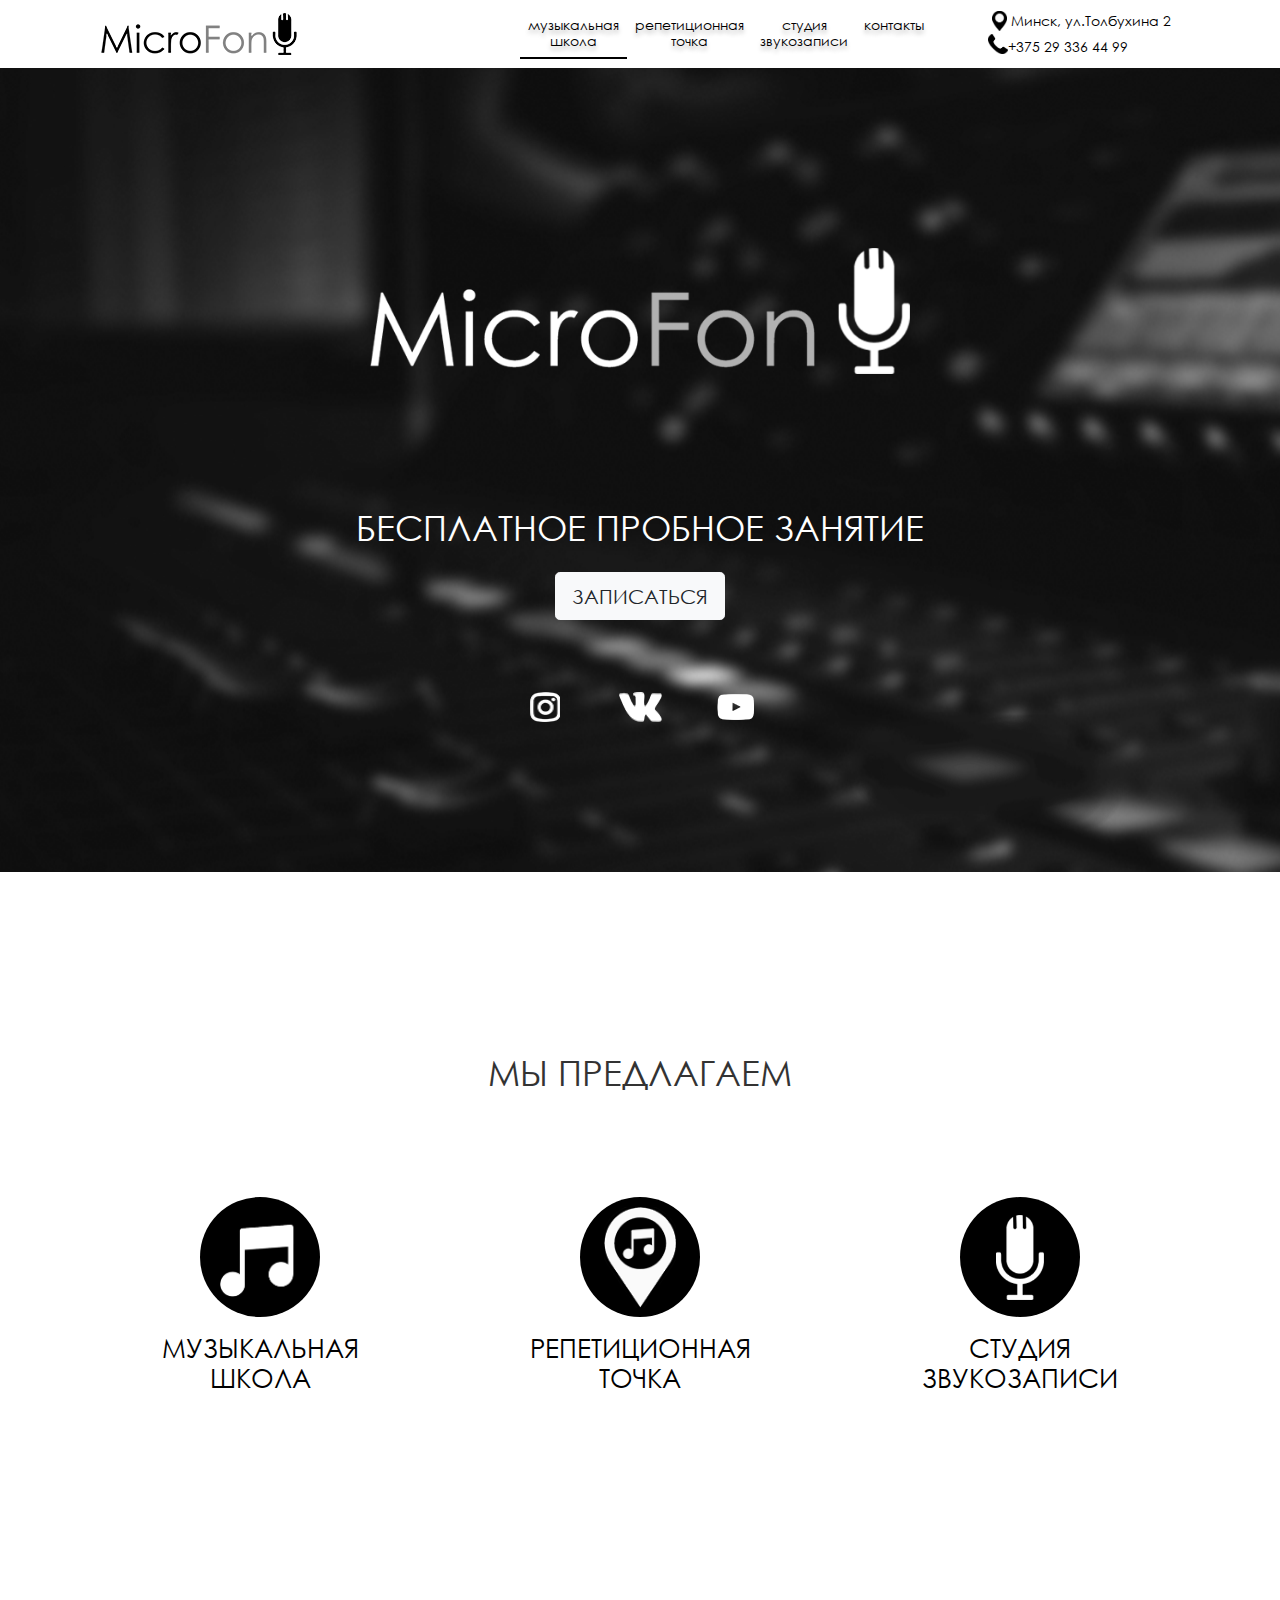
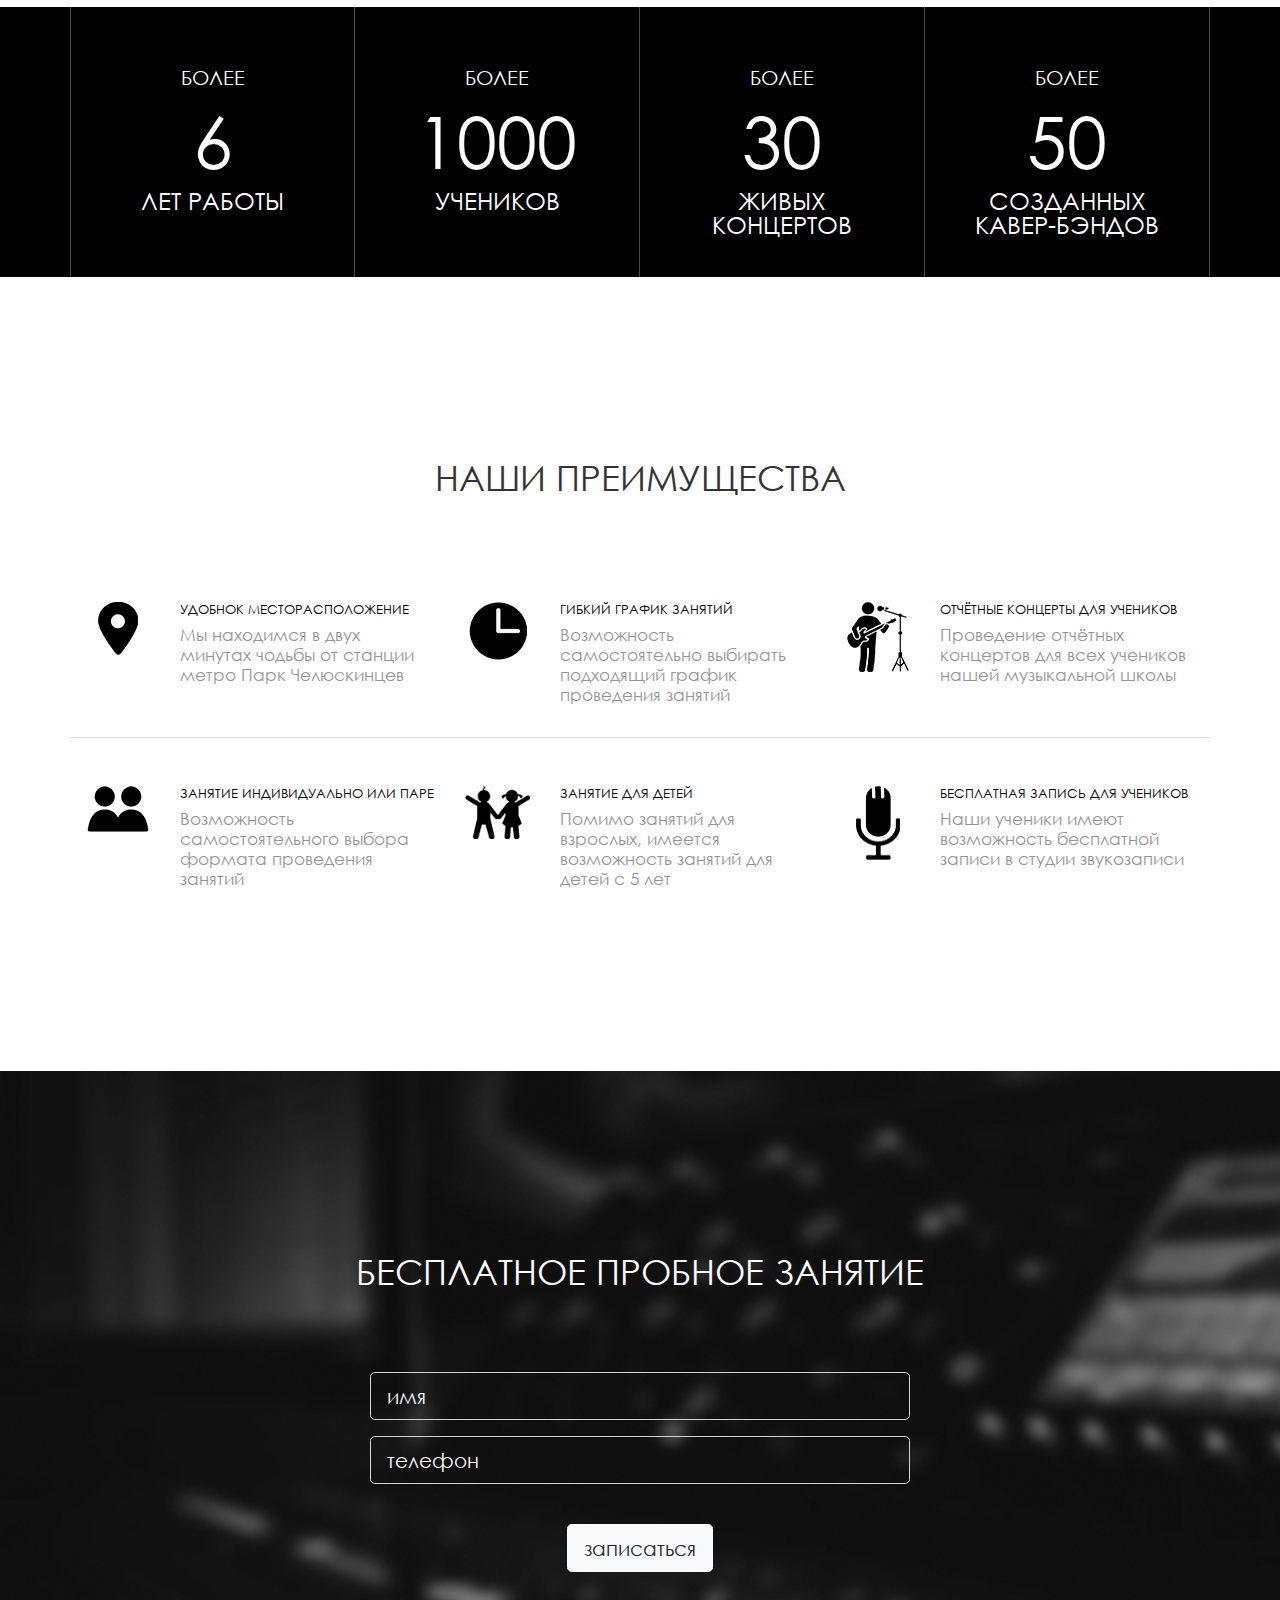
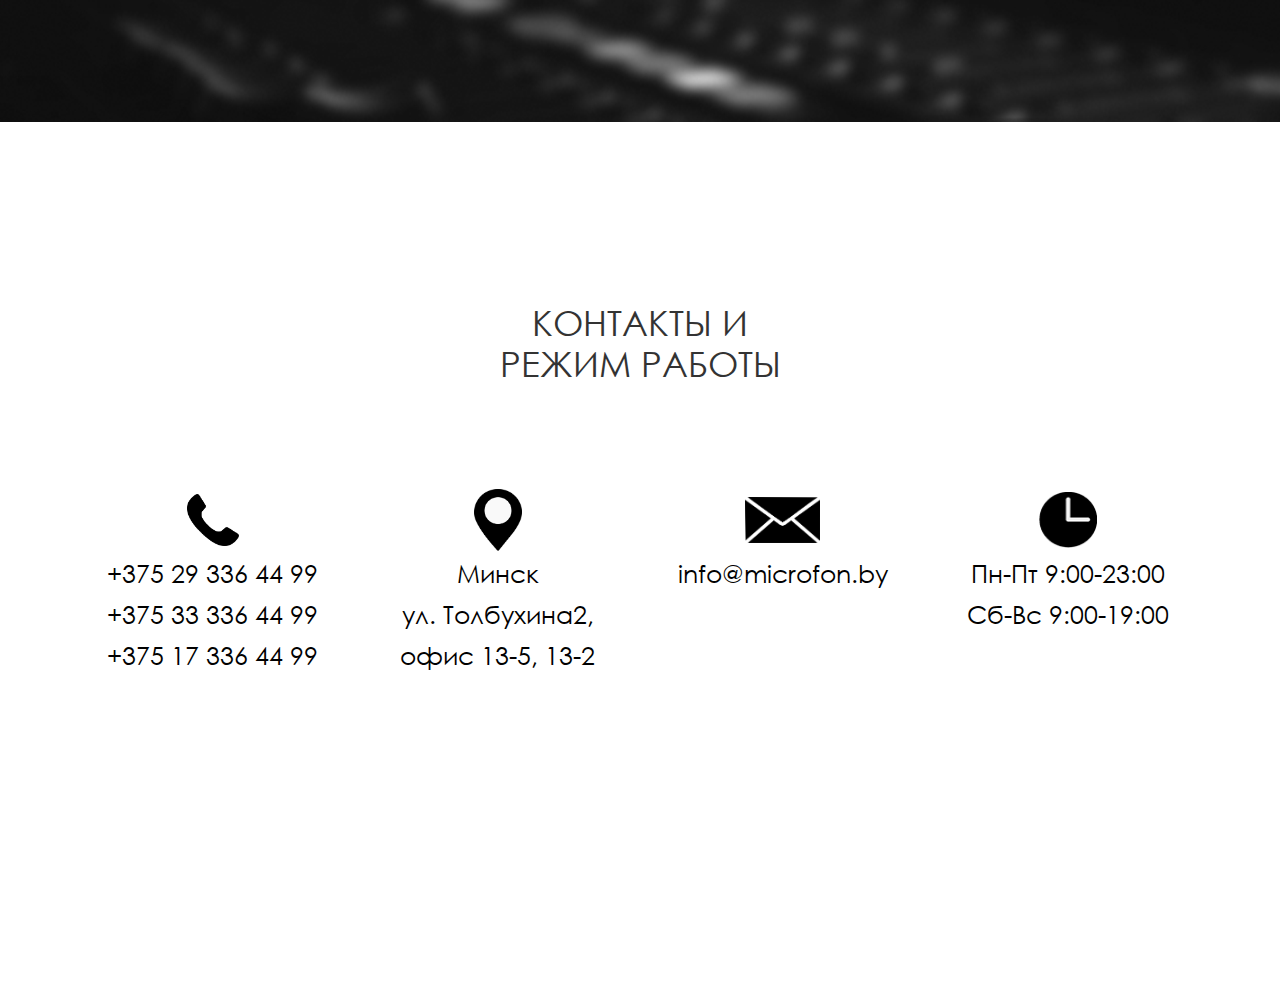
<file: html/index.html>
<!DOCTYPE html>
<html lang="en">
<head>
    <link rel="stylesheet" href="https://maxcdn.bootstrapcdn.com/bootstrap/4.0.0/css/bootstrap.min.css" integrity="sha384-Gn5384xqQ1aoWXA+058RXPxPg6fy4IWvTNh0E263XmFcJlSAwiGgFAW/dAiS6JXm" crossorigin="anonymous">
    <link rel="stylesheet" href="./../css/style.css" />
    <meta charset="UTF-8">
    <title>Title</title>
    <meta http-equiv="Content-Type" content="text/html; charset=utf-8"/>
    <meta name="viewport" content="width=device-width, initial-scale=1.0"/>
</head>
<body>
<header>
    <div class="container">
        <nav class="navbar navbar-expand-lg navbar-light">
            <div class="navbar-brand" >
                <img src="./../images/logo.png" class="d-inline-block align-top" alt="">
            </div>
            <button class="navbar-toggler" type="button" data-toggle="collapse" data-target="#navbarNavDropdown" aria-controls="navbarNavDropdown" aria-expanded="false" aria-label="Toggle navigation">
                <span class="navbar-toggler-icon"></span>
            </button>
            <div class="collapse navbar-collapse my-lg-0" id="navbarNavDropdown">
                <ul class="navbar-nav ml-auto">
                    <li class="nav-itemml active">
                        <a class="nav-link" href="#">музыкальная<br />школа</a>
                    </li>
                    <li class="nav-item">
                        <a class="nav-link" href="#">репетиционная<br />точка</a>
                    </li>
                    <li class="nav-item">
                        <a class="nav-link text-center" href="#">студия<br />звукозаписи</a>
                    </li>
                    <li class="nav-item">
                        <a class="nav-link text-center" href="#">контакты</a>
                    </li>
                </ul>

                <div class="nav-info pl-lg-5">
                    <div class="row mr-2 ml-2 ">
                        <samp class="element_location-info "></samp>
                        <address>Минск, ул.Толбухина 2</address>
                    </div>
                    <div class="row mr-2 ml-2">
                        <samp class="element_phone-info"></samp>
                        <p>+375 29 336 44 99</p>
                    </div>
                </div>
                </div>
            </div>
        </nav>
    </div>
</header>

<section id="main" class="indent">
    <div class="container">
        <div class="row justify-content-center logo">
            <div class="col-10 col-md-8 col-lg-6">
                <img class="img-fluid" src="./../images/white_logo.png">
            </div>
        </div>
        <h3 class="text-uppercase text-center text-white">бесплатное пробное занятие</h3>
        <div class="row justify-content-center pb-4">
            <a type="button" class="btn btn-light btn-lg text-uppercase text-body mb-5 mt-3" href="#form">записаться</a>
        </div>
        <div class="row justify-content-center">
            <div class="col-3 col-md-2 col-lg-1">
                <a href="https://instagram.com" target="_blank">
                    <span class="element_instagram"></span>
                </a>
            </div>
            <div class="col-3 col-md-2 col-lg-1">
                <a href="https://vk.com" target="_blank">
                    <span class="element_vk"></span>
                </a>
            </div>
            <div class="col-3 col-md-2 col-lg-1">
                <a href="https://youtube.com" target="_blank">
                    <span class="element_youtube"></span>
                </a>
            </div>
        </div>
    </div>
</section>

<section id="we_offer" class="indent">
    <div class="container text-uppercase text-center">
        <h3 class="pb-5">мы предлагаем</h3>
        <div class="row justify-content-center pt-5 mb-5">
            <div class="col">
                <div class="round_black_icon_muses_school mx-auto"></div>
                <p class="pt-3">музыкальная<br />школа</p>
            </div>
            <div class="col">
                <div class="round_black_icon_rehearsals mx-auto"></div>
                <p class="pt-3">репетиционная<br />точка</p>
            </div>
            <div class="col">
                <div class="round_black_icon_microfon mx-auto"></div>
                <p class="pt-3">студия<br />звукозаписи</p>
            </div>
        </div>
    </div>
</section>

<section id="more">
    <div class="container text-center text-white text-uppercase ">
        <div class="row justify-content-lg-center">
            <div class="border-right border-left col-3 pt-5 pb-4">
                <p class="mb-0"><small>более</small></p>
                <p class="display-3 mb-1">6</p>
                <p class="strong">лет работы</p>
            </div>
            <div class="col-3 border-right pt-5 pb-4t">
                <p class="mb-0"><small>более</small></p>
                <p class="display-3 mb-1">1000</p>
                <p class="strong">учеников</p>
            </div>
            <div class="col-3 border-right pt-5 pb-4t">
                <p class="mb-0"><small>более</small></p>
                <p class="display-3 mb-1">30</p>
                <p class="strong">живых<br />концертов</p>
            </div>
            <div class="col-3 border-right pt-5 pb-4">
                <p class="mb-0"><small>более</small></p>
                <p class="display-3 mb-1">50</p>
                <p class="strong">созданных<br />кавер-бэндов</p>
            </div>
        </div>
    </div>
</section>

<section id="advantages" class="indent">
    <div class="container ">
        <h3 class="text-uppercase text-center pb-5">наши преимущества</h3>
        <div class="row">
            <biv class="col-12 col-md-6 col-lg-4 border-bottom pt-5 pb-3">
                <div class="row">
                    <div class="col-12 col-md-3 pb-4">
                        <img class="rounded mx-auto d-block" src="./../images/locationpr.png">
                    </div>
                    <div class="col-12 col-md-9">
                        <h6 class="text-uppercase">
                            удобнок месторасположение
                        </h6>
                        <p>
                            Мы находимся в двух минутах
                            чодьбы от станции метро Парк
                            Челюскинцев
                        </p>
                    </div>
                </div>
            </biv>
            <div class="col-12 col-md-6 col-lg-4 border-bottom pt-5 pb-3">
                <div class="row">
                    <div class="col-12 col-md-3 pb-4">
                        <img class="rounded mx-auto d-block" src="./../images/time.png">
                    </div>
                    <div class="col-12 col-md-9">
                        <h6 class="text-uppercase">
                            гибкий график занятий
                        </h6>
                        <p>
                            Возможность самостоятельно
                            выбирать подходящий график
                            проведения занятий
                        </p>
                    </div>
                </div>
            </div>
            <div class="col-12 col-md-6 col-lg-4 border-bottom pt-5 pb-3">
                <div class="row">
                    <div class="col-12 col-md-3 pb-4">
                        <img class="rounded mx-auto d-block" src="./../images/CONCERTS.png">
                    </div>
                    <div class="col-12 col-md-9">
                        <h6 class="text-uppercase">
                            отчётные концерты для учеников
                        </h6>
                        <p>
                            Проведение отчётных концертов
                            для всех учеников нашей
                            музыкальной школы
                        </p>
                    </div>
                </div>
            </div>
            <div class="col-12 col-md-6 col-lg-4 border-bottom-md pt-5 pb-3">
                <div class="row">
                    <div class="col-12 col-md-3 pb-4">
                        <img class="rounded mx-auto d-block" src="./../images/group_or_ind_zan.png">
                    </div>
                    <div class="col-12 col-md-9">
                        <h6 class="text-uppercase">
                            занятие индивидуально или паре
                        </h6>
                        <p>
                            Возможность самостоятельного
                            выбора формата проведения
                            занятий
                        </p>
                    </div>
                </div>
            </div>
            <div class="col-12 col-md-6 col-lg-4 border-bottom-col pt-5 pb-3">
                <div class="row">
                    <div class="col-12 col-md-3 pb-4">
                        <img class="rounded mx-auto d-block" src="./../images/children.png">
                    </div>
                    <div class="col-12 col-md-9">
                        <h6 class="text-uppercase">
                            занятие для детей
                        </h6>
                        <p>
                            Помимо занятий для
                            взрослых, имеется
                            возможность занятий для
                            детей с 5 лет
                        </p>
                    </div>
                </div>
            </div>
            <div class="col-12 col-md-6 col-lg-4 pt-5 pb-3">
                <div class="row">
                    <div class="col-12 col-md-3 pb-4">
                        <img class="rounded mx-auto d-block" src="./../images/logo_microphone.png">
                    </div>
                    <div class="col-12 col-md-9">
                        <h6 class="text-uppercase">
                            бесплатная запись для учеников
                        </h6>
                        <p>
                            Наши ученики имеют
                            возможность бесплатной записи в
                            студии звукозаписи
                        </p>
                    </div>
                </div>
            </div>
        </div>
    </div>
</section>

<section id="form" class="indent">
    <div class="container">
        <h3 class="text-uppercase text-white text-center pb-5">бесплатное пробное занятие</h3>
        <form class="pt-4">
            <div class="form-group row">
                <div class="col-sm-6 mx-auto">
                    <input type="text" class="form-control form-control-lg text-white" placeholder="имя">
                </div>
            </div>
            <div class="form-group row">
                <div class="col-sm-6 mx-auto">
                    <input type="text" class="form-control form-control-lg text-white" placeholder="телефон">
                </div>
            </div>
            <div class="text-center pt-4">
                <button type="submit" class="btn btn-light btn-lg">записаться</button>
            </div>
        </form>
    </div>
</section>

<footer class="indent">
    <div class="container text-center">
        <h3 class="text-uppercase pb-5">контакты и<br/> режим работы</h3>

        <div class="row justify-content-center pt-5">
            <div class="col-12 col-md-6 col-lg-3">
                <div class="element_phone"></div>
                <div>
                    <p class="">
                        <a>+375 29 336 44 99</a><br/><a>+375 33 336 44 99</a><br/><a>+375 17 336 44 99</a>
                    </p>
                </div>
            </div>
            <div class="col-12 col-md-6 col-lg-3">
                <div class="element_location"></div>
                <div>
                    <address>Минск<br>ул. Толбухина2,<br>офис 13-5, 13-2</address>
                </div>
            </div>
            <div class="col-12 col-md-6 col-lg-3">
                <div class="element_mail"></div>
                <div>
                    <p>info@microfon.by</p>
                </div>
            </div>
            <div class="col-12 col-md-6 col-lg-3">
                <div class="element_working_hours"></div>
                <div>
                    <p>Пн-Пт 9:00-23:00<br/>Сб-Вс 9:00-19:00</p>
                </div>
            </div>
        </div>
    </div>
</footer>

<iframe src="https://www.google.com/maps/embed?pb=!1m18!1m12!1m3!1d2349.326585695008!2d27.612687350914392!3d53.92594153874274!2m3!1f0!2f0!3f0!3m2!1i1024!2i768!4f13.1!3m3!1m2!1s0x46dbcf035f5cbfab%3A0xb37dcb89e3c4d094!2z0YPQu9C40YbQsCDQotC-0LvQsdGD0YXQuNC90LAgMiwg0JzQuNC90YHQug!5e0!3m2!1sru!2sby!4v1578507680505!5m2!1sru!2sby" width="100%" frameborder="0" style="border:0;" allowfullscreen=""></iframe>
</body>
<script src="./../js/index.js"></script>
<script src="https://code.jquery.com/jquery-3.2.1.slim.min.js" integrity="sha384-KJ3o2DKtIkvYIK3UENzmM7KCkRr/rE9/Qpg6aAZGJwFDMVNA/GpGFF93hXpG5KkN" crossorigin="anonymous"></script>
<script src="https://cdnjs.cloudflare.com/ajax/libs/popper.js/1.12.9/umd/popper.min.js" integrity="sha384-ApNbgh9B+Y1QKtv3Rn7W3mgPxhU9K/ScQsAP7hUibX39j7fakFPskvXusvfa0b4Q" crossorigin="anonymous"></script>
<script src="https://maxcdn.bootstrapcdn.com/bootstrap/4.0.0/js/bootstrap.min.js" integrity="sha384-JZR6Spejh4U02d8jOt6vLEHfe/JQGiRRSQQxSfFWpi1MquVdAyjUar5+76PVCmYl" crossorigin="anonymous"></script>
</html>
</file>
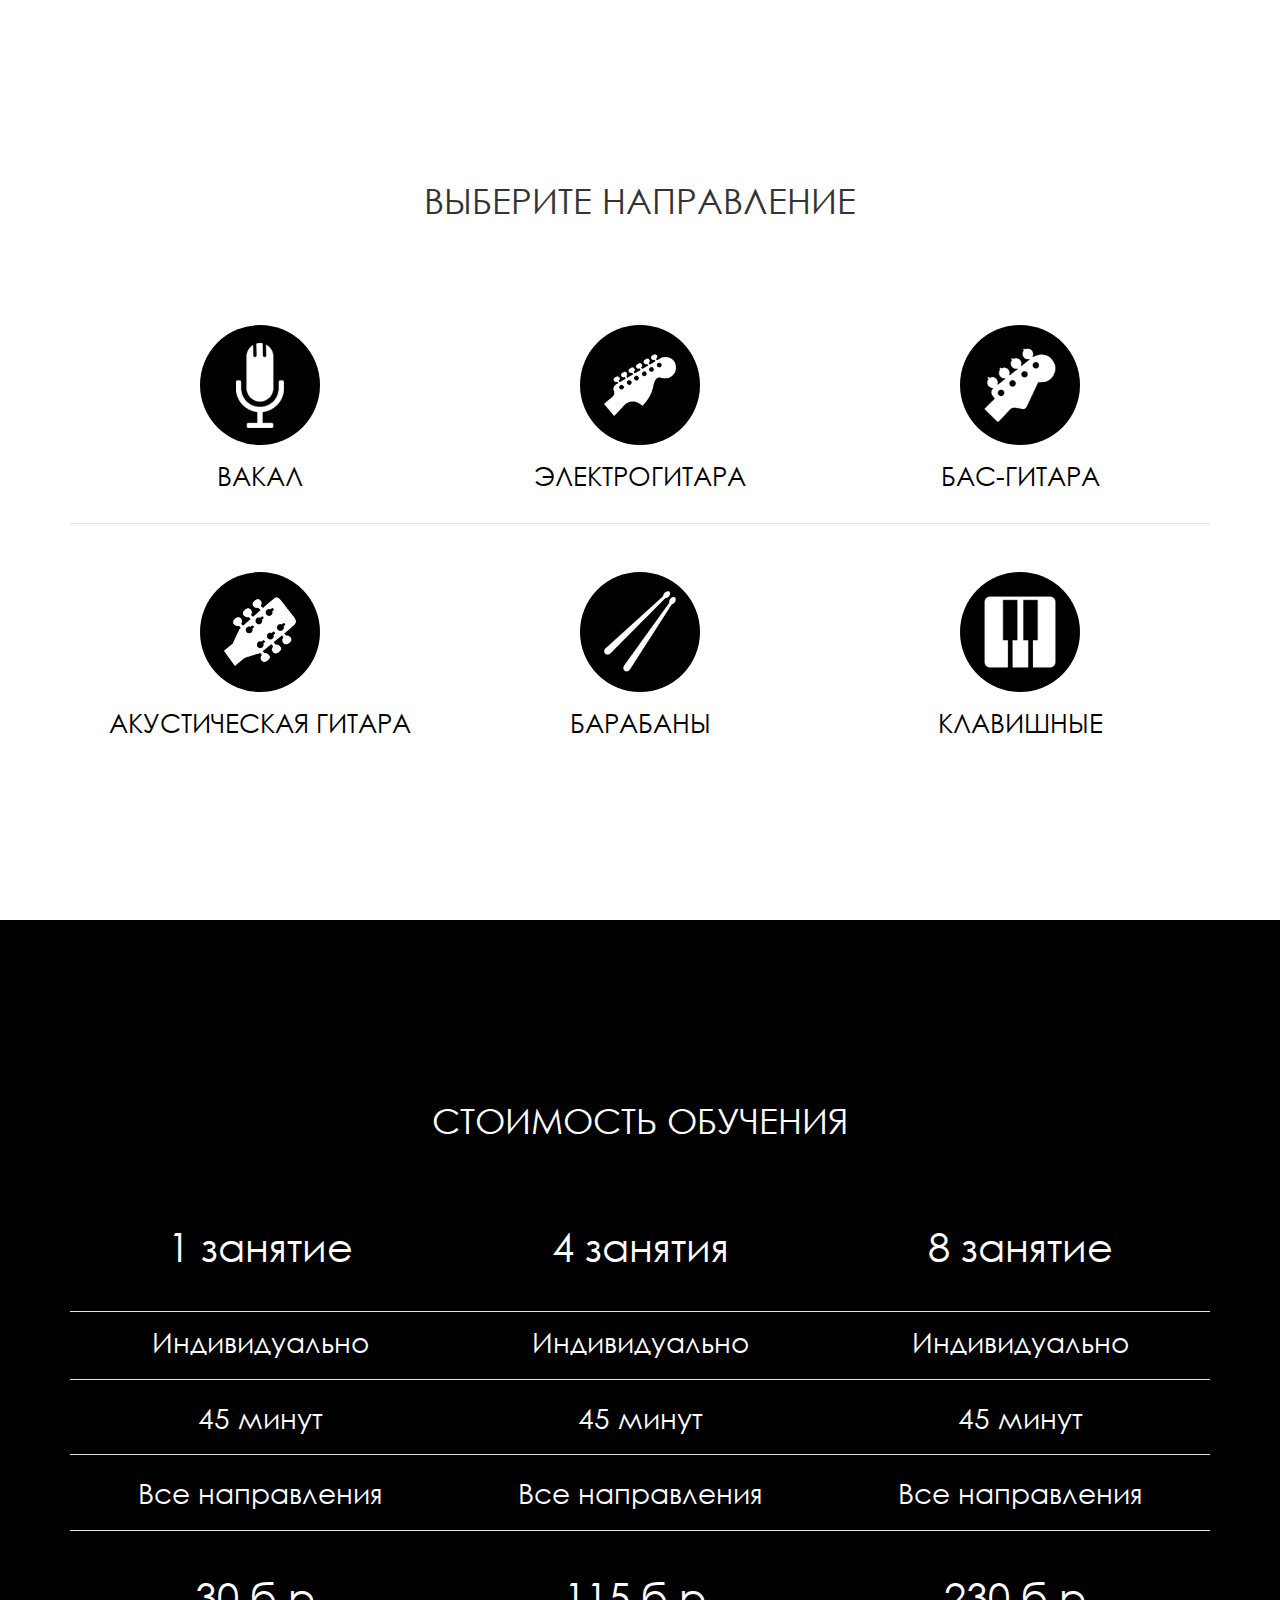
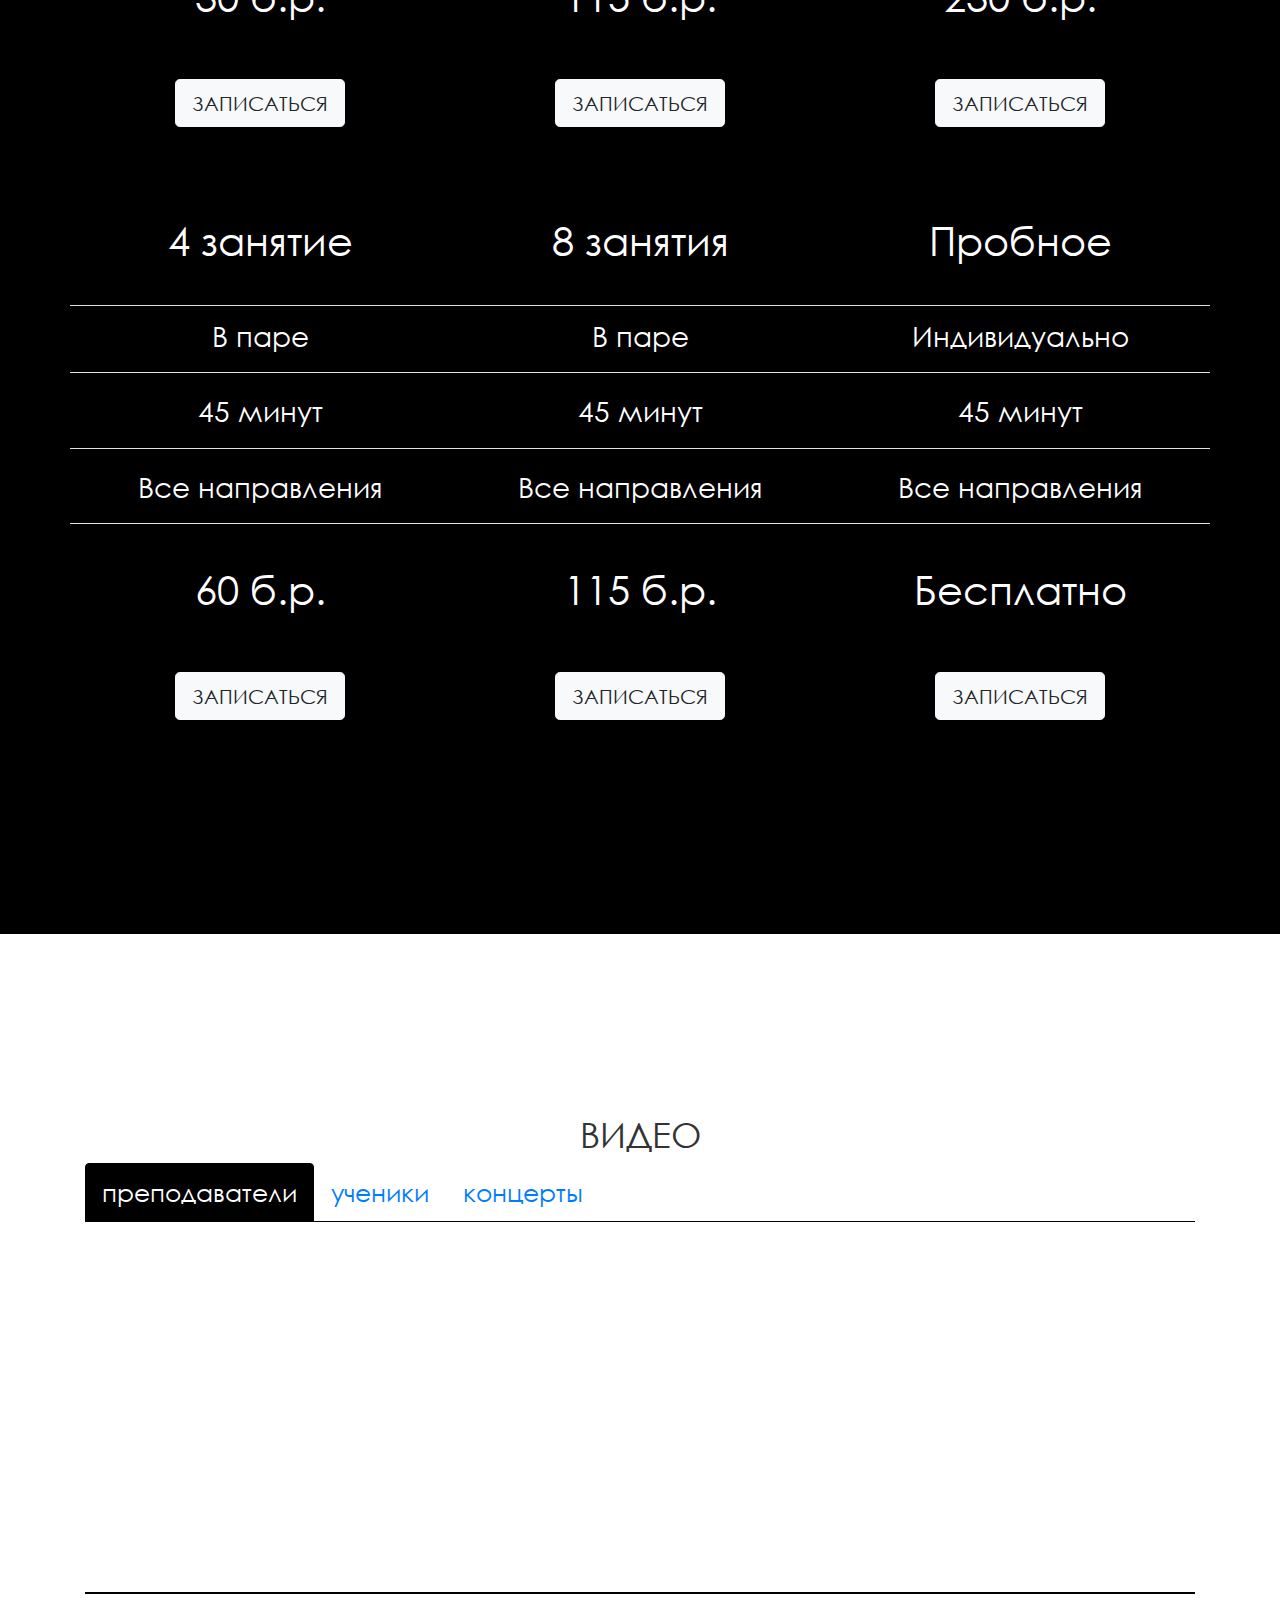
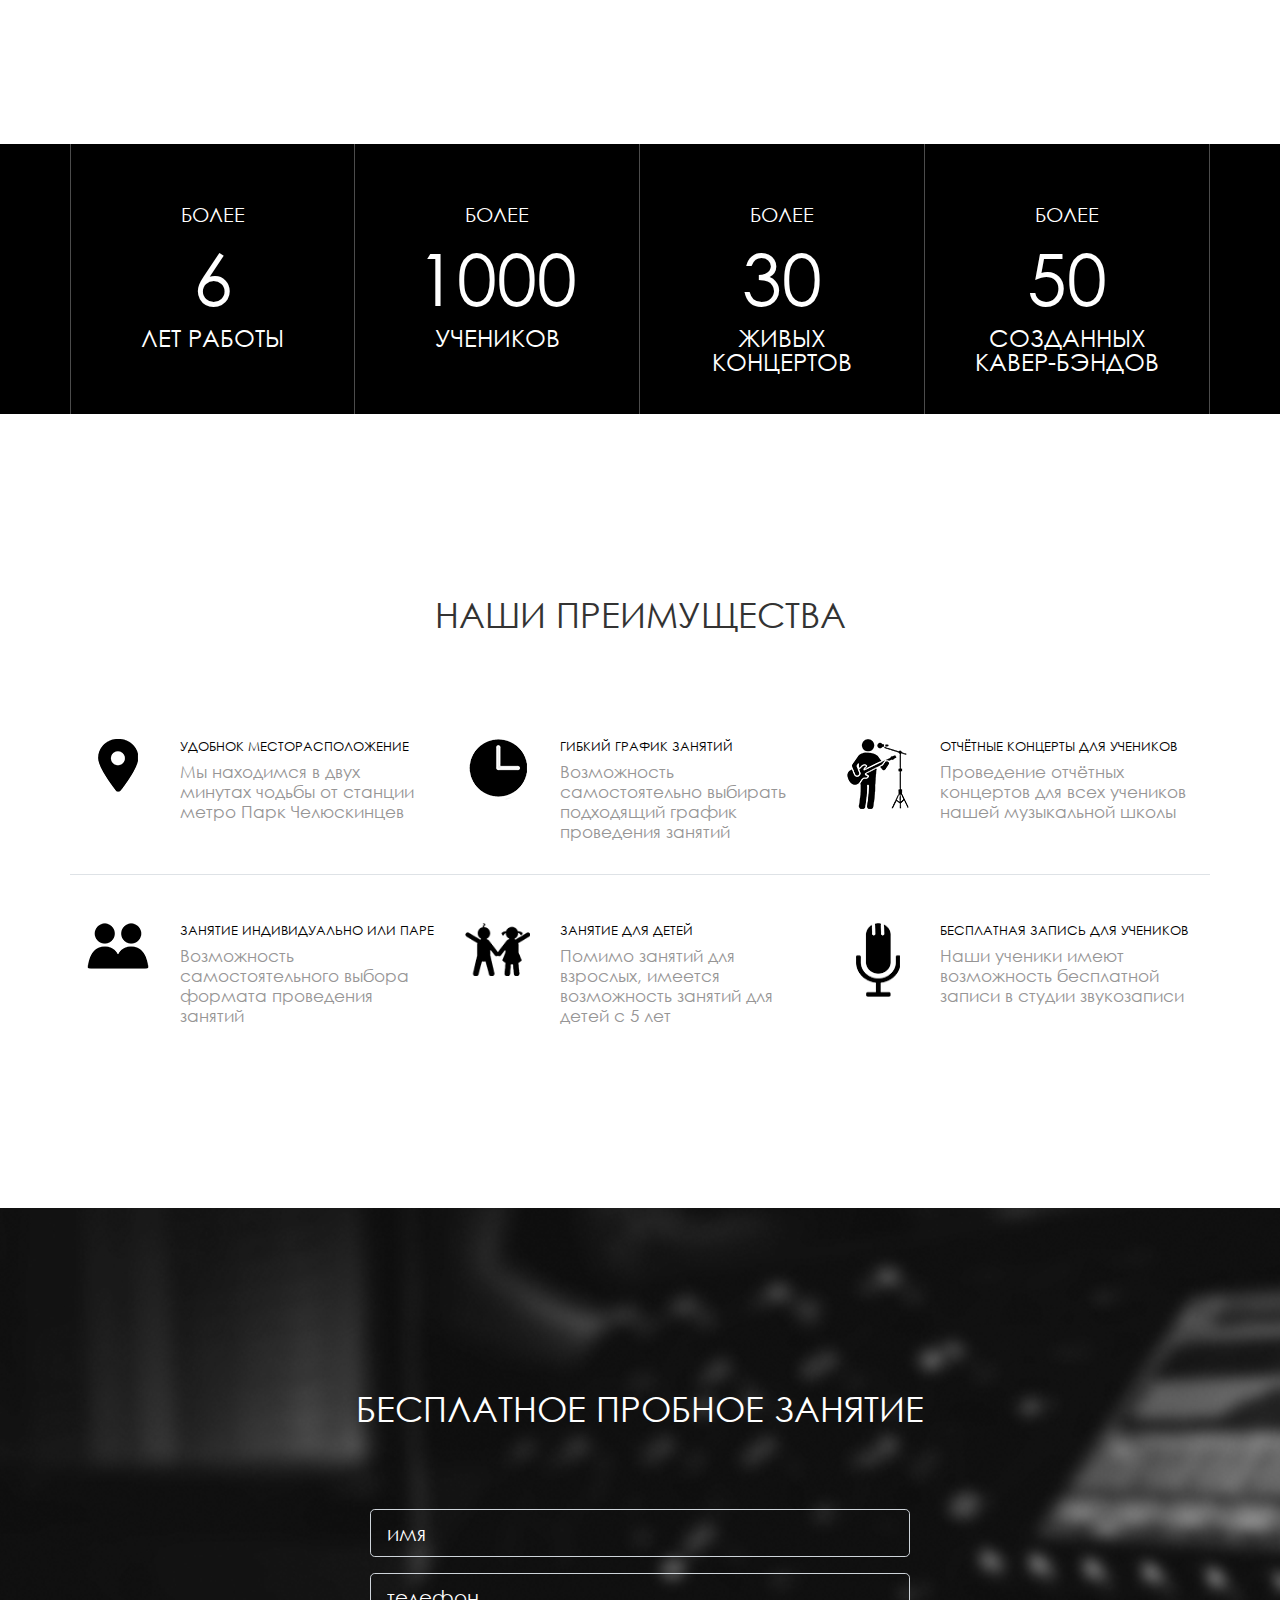
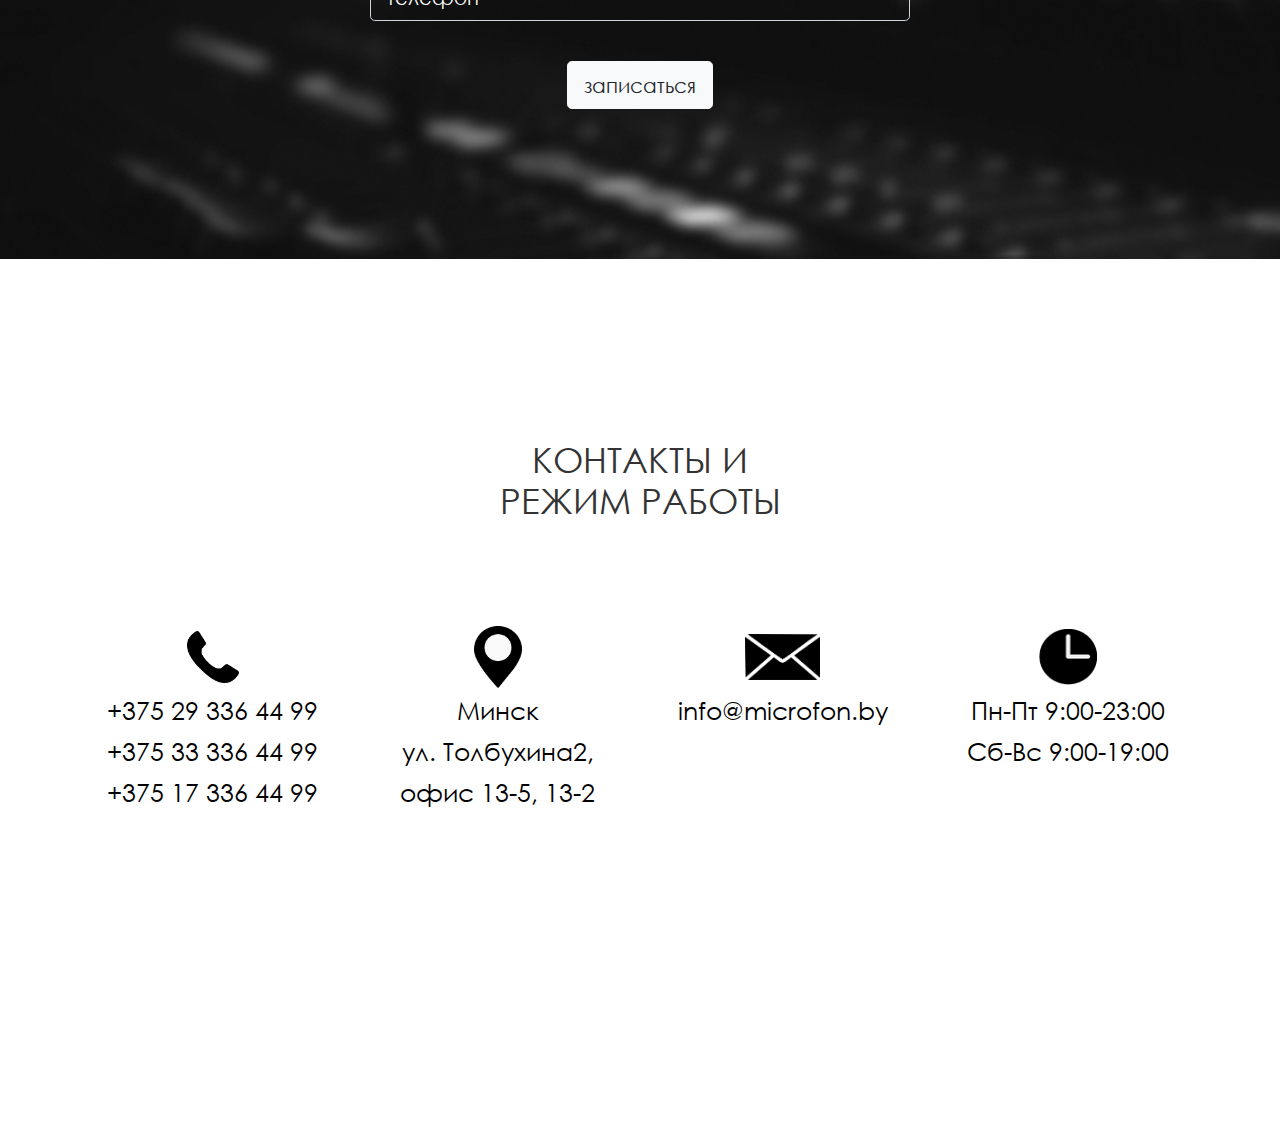
<file: html/11.html>
<!DOCTYPE html>
<html lang="en">
<head>
    <link rel="stylesheet" href="https://maxcdn.bootstrapcdn.com/bootstrap/4.0.0/css/bootstrap.min.css" integrity="sha384-Gn5384xqQ1aoWXA+058RXPxPg6fy4IWvTNh0E263XmFcJlSAwiGgFAW/dAiS6JXm" crossorigin="anonymous">
    <link rel="stylesheet" href="./../css/style.css" />
    <meta charset="UTF-8">
    <title>Title</title>
    <meta http-equiv="Content-Type" content="text/html; charset=utf-8"/>
    <meta name="viewport" content="width=device-width, initial-scale=1.0"/>
</head>
<body>

<section id="choose_direction" class="indent">
    <div class="container text-uppercase">
        <h3 class="text-center pb-5">выберите направление</h3>
        <div class="row">
            <biv class="col-12 col-md-6 col-lg-4 border-bottom pt-5 pb-3">
                <div class="round_black_icon_microfon mx-auto"></div>
                <p class="pt-3">вакал</p>
            </biv>
            <div class="col-12 col-md-6 col-lg-4 border-bottom pt-5 pb-3">
                <div class="element_acoustic_electric_guitar mx-auto"></div>
                <p class="pt-3">электрогитара</p>
            </div>
            <div class="col-12 col-md-6 col-lg-4 border-bottom pt-5 pb-3">
                <div class="element_acoustic_bass mx-auto"></div>
                <p class="pt-3">бас-гитара</p>
            </div>
            <div class="col-12 col-md-6 col-lg-4 border-bottom-md pt-5 pb-3">
                <div class="element_acoustic_guitar mx-auto"></div>
                <p class="pt-3">акустическая гитара</p>
            </div>
            <div class="col-12 col-md-6 col-lg-4 border-bottom-col pt-5 pb-3">
                <div class="element_acoustic_drums mx-auto"></div>
                <p class="pt-3">барабаны</p>
            </div>
            <div class="col-12 col-md-6 col-lg-4 pt-5 pb-3">
                <div class="mx-auto element_acoustic_keys"></div>
                <p class="pt-3">клавишные</p>
            </div>
        </div>
    </div>
</section>

<section id="cost_of_education" class="bg-black indent">
    <div class="container">
        <h3 class="text-uppercase text-white pb-5">стоимость обучения</h3>
        <div class="row justify-content-center text-center">
            <div class="col-12 col-lg-4">
                <div class="row">
                    <div class="col-12 col-md-6 col-lg-12 pl-0 pr-0 pt-3 pb-3">
                        <h6 class="border-bottom">1 занятие</h6>
                        <p class="border-bottom">Индивидуально</p>
                        <p class="border-bottom">45 минут</p>
                        <p class="border-bottom">Все направления</p>
                        <h6 class="pt-3 pb-4">30 б.р.</h6>
                        <button type="button" class="btn btn-light btn-lg text-uppercase text-body mb-5 mt-3">записаться</button>
                    </div>
                    <div class="col-12 col-md-6 col-lg-12 pl-0 pr-0 pt-3 pb-3">
                        <h6 class="border-bottom">4 занятие</h6>
                        <p class="border-bottom">В паре</p>
                        <p class="border-bottom">45 минут</p>
                        <p class="border-bottom">Все направления</p>
                        <h6 class="pt-3 pb-4">60 б.р.</h6>
                        <button type="button" class="btn btn-light btn-lg text-uppercase text-body mb-5 mt-3">записаться</button>
                    </div>
                </div>
            </div>
            <div class="col-12 col-lg-4">
                <div class="row">
                    <div class="col-12 col-md-6 col-lg-12 pl-0 pr-0 pt-3 pb-3">
                        <h6 class="border-bottom">4 занятия</h6>
                        <p class="border-bottom">Индивидуально</p>
                        <p class="border-bottom">45 минут</p>
                        <p class="border-bottom">Все направления</p>
                        <h6 class="pt-3 pb-4">115 б.р.</h6>
                        <button type="button" class="btn btn-light btn-lg text-uppercase text-body mb-5 mt-3">записаться</button>
                    </div>
                    <div class="col-12 col-md-6 col-lg-12 pl-0 pr-0 pt-3 pb-3">
                        <h6 class="border-bottom">8 занятия</h6>
                        <p class="border-bottom">В паре</p>
                        <p class="border-bottom">45 минут</p>
                        <p class="border-bottom">Все направления</p>
                        <h6 class="pt-3 pb-4">115 б.р.</h6>
                        <button type="button" class="btn btn-light btn-lg text-uppercase text-body mb-5 mt-3">записаться</button>
                    </div>
                </div>
            </div>
            <div class="col-12 col-lg-4">
                <div class="row">
                    <div class="col-12 col-md-6 col-lg-12 pl-0 pr-0 pt-3 pb-3">
                        <h6 class="border-bottom">8 занятие</h6>
                        <p class="border-bottom">Индивидуально</p>
                        <p class="border-bottom">45 минут</p>
                        <p class="border-bottom">Все направления</p>
                        <h6 class="pt-3 pb-4">230 б.р.</h6>
                        <button type="button" class="btn btn-light btn-lg text-uppercase text-body mb-5 mt-3">записаться</button>
                    </div>
                    <div class="col-12 col-md-6 col-lg-12 pl-0 pr-0 pt-3 pb-3">
                        <h6 class="border-bottom">Пробное</h6>
                        <p class="border-bottom">Индивидуально</p>
                        <p class="border-bottom">45 минут</p>
                        <p class="border-bottom">Все направления</p>
                        <h6 class="pt-3 pb-4">Бесплатно</h6>
                        <button type="button" class="btn btn-light btn-lg text-uppercase text-body mb-5 mt-3">записаться</button>
                    </div>
                </div>
            </div>
        </div>
    </div>
</section>

<section id="video" class="indent">
    <div class="container">
        <h3 class="text-uppercase">видео</h3>
        <ul class="nav nav-tabs" id="myTab" role="tablist">
            <li class="nav-item">
                <a class="nav-link active" id="teachers-tab" data-toggle="tab" href="#teachers" role="tab" aria-controls="teachers" aria-selected="true">преподаватели</a>
            </li>
            <li class="nav-item">
                <a class="nav-link" id="students-tab" data-toggle="tab" href="#students" role="tab" aria-controls="students" aria-selected="false">ученики</a>
            </li>
            <li class="nav-item">
                <a class="nav-link" id="concerts-tab" data-toggle="tab" href="#concerts" role="tab" aria-controls="concerts" aria-selected="false">концерты</a>
            </li>
        </ul>
        <div class="tab-content pt-5" id="myTabContent">
            <div class="tab-pane fade show active" id="teachers" role="tabpanel" aria-labelledby="teachers-tab">
                <div class="row justify-content-center text-center">
                    <div class="col-12 col-md-6 col-lg-4">
                        <iframe src="https://www.youtube.com/embed/tVTT95C8J4o" frameborder="0" allow="accelerometer; autoplay; encrypted-media; gyroscope; picture-in-picture" allowfullscreen></iframe>
                    </div>
                    <div class="col-12 col-md-6 col-lg-4">
                        <iframe src="https://www.youtube.com/embed/tVTT95C8J4o" frameborder="0" allow="accelerometer; autoplay; encrypted-media; gyroscope; picture-in-picture" allowfullscreen></iframe>
                    </div>
                    <div class="col-12 col-md-6 col-lg-4">
                        <iframe src="https://www.youtube.com/embed/tVTT95C8J4o" frameborder="0" allow="accelerometer; autoplay; encrypted-media; gyroscope; picture-in-picture" allowfullscreen></iframe>
                    </div>
                    <div class="col-12 col-md-6 col-lg-4">
                        <iframe src="https://www.youtube.com/embed/tVTT95C8J4o" frameborder="0" allow="accelerometer; autoplay; encrypted-media; gyroscope; picture-in-picture" allowfullscreen></iframe>
                    </div>
                    <div class="col-12 col-md-6 col-lg-4">
                        <iframe src="https://www.youtube.com/embed/tVTT95C8J4o" frameborder="0" allow="accelerometer; autoplay; encrypted-media; gyroscope; picture-in-picture" allowfullscreen></iframe>
                    </div>
                    <div class="col-12 col-md-6 col-lg-4">
                        <iframe src="https://www.youtube.com/embed/tVTT95C8J4o" frameborder="0" allow="accelerometer; autoplay; encrypted-media; gyroscope; picture-in-picture" allowfullscreen></iframe>
                    </div>
                </div>
            </div>
            <div class="tab-pane fade" id="students" role="tabpanel" aria-labelledby="students-tab">
                <div class="row justify-content-center">
                    <div class="col-12 col-md-6 col-lg-4">
                        <iframe src="https://www.youtube.com/embed/s-5Xk-sfFm8" frameborder="0" allow="accelerometer; autoplay; encrypted-media; gyroscope; picture-in-picture" allowfullscreen></iframe>
                    </div>
                    <div class="col-12 col-md-6 col-lg-4">
                        <iframe src="https://www.youtube.com/embed/s-5Xk-sfFm8" frameborder="0" allow="accelerometer; autoplay; encrypted-media; gyroscope; picture-in-picture" allowfullscreen></iframe>
                    </div>
                    <div class="col-12 col-md-6 col-lg-4">
                        <iframe src="https://www.youtube.com/embed/s-5Xk-sfFm8" frameborder="0" allow="accelerometer; autoplay; encrypted-media; gyroscope; picture-in-picture" allowfullscreen></iframe>
                    </div>
                    <div class="col-12 col-md-6 col-lg-4">
                        <iframe src="https://www.youtube.com/embed/s-5Xk-sfFm8" frameborder="0" allow="accelerometer; autoplay; encrypted-media; gyroscope; picture-in-picture" allowfullscreen></iframe>
                    </div>
                    <div class="col-12 col-md-6 col-lg-4">
                        <iframe src="https://www.youtube.com/embed/s-5Xk-sfFm8" frameborder="0" allow="accelerometer; autoplay; encrypted-media; gyroscope; picture-in-picture" allowfullscreen></iframe>
                    </div>
                    <div class="col-12 col-md-6 col-lg-4">
                        <iframe src="https://www.youtube.com/embed/s-5Xk-sfFm8" frameborder="0" allow="accelerometer; autoplay; encrypted-media; gyroscope; picture-in-picture" allowfullscreen></iframe>
                    </div>
                </div>
            </div>
            <div class="tab-pane fade" id="concerts" role="tabpanel" aria-labelledby="concerts-tab">
                <div class="row justify-content-center">
                    <div class="col-12 col-md-6 col-lg-4">
                        <iframe src="https://www.youtube.com/embed/tVTT95C8J4o" frameborder="0" allow="accelerometer; autoplay; encrypted-media; gyroscope; picture-in-picture" allowfullscreen></iframe>
                    </div>
                    <div class="col-12 col-md-6 col-lg-4">
                        <iframe src="https://www.youtube.com/embed/tVTT95C8J4o" frameborder="0" allow="accelerometer; autoplay; encrypted-media; gyroscope; picture-in-picture" allowfullscreen></iframe>
                    </div>
                    <div class="col-12 col-md-6 col-lg-4">
                        <iframe src="https://www.youtube.com/embed/tVTT95C8J4o" frameborder="0" allow="accelerometer; autoplay; encrypted-media; gyroscope; picture-in-picture" allowfullscreen></iframe>
                    </div>
                    <div class="col-12 col-md-6 col-lg-4">
                        <iframe src="https://www.youtube.com/embed/tVTT95C8J4o" frameborder="0" allow="accelerometer; autoplay; encrypted-media; gyroscope; picture-in-picture" allowfullscreen></iframe>
                    </div>
                    <div class="col-12 col-md-6 col-lg-4">
                        <iframe src="https://www.youtube.com/embed/tVTT95C8J4o" frameborder="0" allow="accelerometer; autoplay; encrypted-media; gyroscope; picture-in-picture" allowfullscreen></iframe>
                    </div>
                    <div class="col-12 col-md-6 col-lg-4">
                        <iframe src="https://www.youtube.com/embed/tVTT95C8J4o" frameborder="0" allow="accelerometer; autoplay; encrypted-media; gyroscope; picture-in-picture" allowfullscreen></iframe>
                    </div>
                </div>
            </div>
        </div>
    </div>
</section>

<section id="more">
    <div class="container text-center text-white text-uppercase ">
        <div class="row justify-content-lg-center">
            <div class="border-right border-left col-3 pt-5 pb-4">
                <p class="mb-0"><small>более</small></p>
                <p class="display-3 mb-1">6</p>
                <p class="strong">лет работы</p>
            </div>
            <div class="col-3 border-right pt-5 pb-4t">
                <p class="mb-0"><small>более</small></p>
                <p class="display-3 mb-1">1000</p>
                <p class="strong">учеников</p>
            </div>
            <div class="col-3 border-right pt-5 pb-4t">
                <p class="mb-0"><small>более</small></p>
                <p class="display-3 mb-1">30</p>
                <p class="strong">живых<br />концертов</p>
            </div>
            <div class="col-3 border-right pt-5 pb-4">
                <p class="mb-0"><small>более</small></p>
                <p class="display-3 mb-1">50</p>
                <p class="strong">созданных<br />кавер-бэндов</p>
            </div>
        </div>
    </div>
</section>

<section id="advantages" class="indent">
    <div class="container ">
        <h3 class="text-uppercase text-center pb-5">наши преимущества</h3>
        <div class="row">
            <biv class="col-12 col-md-6 col-lg-4 border-bottom pt-5 pb-3">
                <div class="row">
                    <div class="col-12 col-md-3 pb-4">
                        <img class="rounded mx-auto d-block" src="./../images/locationpr.png">
                    </div>
                    <div class="col-12 col-md-9">
                        <h6 class="text-uppercase">
                            удобнок месторасположение
                        </h6>
                        <p>
                            Мы находимся в двух минутах
                            чодьбы от станции метро Парк
                            Челюскинцев
                        </p>
                    </div>
                </div>
            </biv>
            <div class="col-12 col-md-6 col-lg-4 border-bottom pt-5 pb-3">
                <div class="row">
                    <div class="col-12 col-md-3 pb-4">
                        <img class="rounded mx-auto d-block" src="./../images/time.png">
                    </div>
                    <div class="col-12 col-md-9">
                        <h6 class="text-uppercase">
                            гибкий график занятий
                        </h6>
                        <p>
                            Возможность самостоятельно
                            выбирать подходящий график
                            проведения занятий
                        </p>
                    </div>
                </div>
            </div>
            <div class="col-12 col-md-6 col-lg-4 border-bottom pt-5 pb-3">
                <div class="row">
                    <div class="col-12 col-md-3 pb-4">
                        <img class="rounded mx-auto d-block" src="./../images/CONCERTS.png">
                    </div>
                    <div class="col-12 col-md-9">
                        <h6 class="text-uppercase">
                            отчётные концерты для учеников
                        </h6>
                        <p>
                            Проведение отчётных концертов
                            для всех учеников нашей
                            музыкальной школы
                        </p>
                    </div>
                </div>
            </div>
            <div class="col-12 col-md-6 col-lg-4 border-bottom-md pt-5 pb-3">
                <div class="row">
                    <div class="col-12 col-md-3 pb-4">
                        <img class="rounded mx-auto d-block" src="./../images/group_or_ind_zan.png">
                    </div>
                    <div class="col-12 col-md-9">
                        <h6 class="text-uppercase">
                            занятие индивидуально или паре
                        </h6>
                        <p>
                            Возможность самостоятельного
                            выбора формата проведения
                            занятий
                        </p>
                    </div>
                </div>
            </div>
            <div class="col-12 col-md-6 col-lg-4 border-bottom-col pt-5 pb-3">
                <div class="row">
                    <div class="col-12 col-md-3 pb-4">
                        <img class="rounded mx-auto d-block" src="./../images/children.png">
                    </div>
                    <div class="col-12 col-md-9">
                        <h6 class="text-uppercase">
                            занятие для детей
                        </h6>
                        <p>
                            Помимо занятий для
                            взрослых, имеется
                            возможность занятий для
                            детей с 5 лет
                        </p>
                    </div>
                </div>
            </div>
            <div class="col-12 col-md-6 col-lg-4 pt-5 pb-3">
                <div class="row">
                    <div class="col-12 col-md-3 pb-4">
                        <img class="rounded mx-auto d-block" src="./../images/logo_microphone.png">
                    </div>
                    <div class="col-12 col-md-9">
                        <h6 class="text-uppercase">
                            бесплатная запись для учеников
                        </h6>
                        <p>
                            Наши ученики имеют
                            возможность бесплатной записи в
                            студии звукозаписи
                        </p>
                    </div>
                </div>
            </div>
        </div>
    </div>
</section>

<section id="form" class="indent">
    <div class="container">
        <h3 class="text-uppercase text-white text-center pb-5">бесплатное пробное занятие</h3>
        <form class="pt-4">
            <div class="form-group row">
                <div class="col-sm-6 mx-auto">
                    <input type="text" class="form-control form-control-lg text-white" placeholder="имя">
                </div>
            </div>
            <div class="form-group row">
                <div class="col-sm-6 mx-auto">
                    <input type="text" class="form-control form-control-lg text-white" placeholder="телефон">
                </div>
            </div>
            <div class="text-center pt-4">
                <button type="submit" class="btn btn-light btn-lg">записаться</button>
            </div>
        </form>
    </div>
</section>

<footer class="indent">
    <div class="container text-center">
        <h3 class="text-uppercase pb-5">контакты и<br/> режим работы</h3>

        <div class="row justify-content-center pt-5">
            <div class="col-12 col-md-6 col-lg-3">
                <div class="element_phone"></div>
                <div>
                    <p class="">
                        <a>+375 29 336 44 99</a><br/><a>+375 33 336 44 99</a><br/><a>+375 17 336 44 99</a>
                    </p>
                </div>
            </div>
            <div class="col-12 col-md-6 col-lg-3">
                <div class="element_location"></div>
                <div>
                    <address>Минск<br>ул. Толбухина2,<br>офис 13-5, 13-2</address>
                </div>
            </div>
            <div class="col-12 col-md-6 col-lg-3">
                <div class="element_mail"></div>
                <div>
                    <p>info@microfon.by</p>
                </div>
            </div>
            <div class="col-12 col-md-6 col-lg-3">
                <div class="element_working_hours"></div>
                <div>
                    <p>Пн-Пт 9:00-23:00<br/>Сб-Вс 9:00-19:00</p>
                </div>
            </div>
        </div>
    </div>
</footer>
<iframe src="https://www.google.com/maps/embed?pb=!1m18!1m12!1m3!1d2349.326585695008!2d27.612687350914392!3d53.92594153874274!2m3!1f0!2f0!3f0!3m2!1i1024!2i768!4f13.1!3m3!1m2!1s0x46dbcf035f5cbfab%3A0xb37dcb89e3c4d094!2z0YPQu9C40YbQsCDQotC-0LvQsdGD0YXQuNC90LAgMiwg0JzQuNC90YHQug!5e0!3m2!1sru!2sby!4v1578507680505!5m2!1sru!2sby" width="100%" frameborder="0" style="border:0;" allowfullscreen=""></iframe>
</body>
<script src="./../js/index.js"></script>
<script src="https://code.jquery.com/jquery-3.2.1.slim.min.js" integrity="sha384-KJ3o2DKtIkvYIK3UENzmM7KCkRr/rE9/Qpg6aAZGJwFDMVNA/GpGFF93hXpG5KkN" crossorigin="anonymous"></script>
<script src="https://cdnjs.cloudflare.com/ajax/libs/popper.js/1.12.9/umd/popper.min.js" integrity="sha384-ApNbgh9B+Y1QKtv3Rn7W3mgPxhU9K/ScQsAP7hUibX39j7fakFPskvXusvfa0b4Q" crossorigin="anonymous"></script>
<script src="https://maxcdn.bootstrapcdn.com/bootstrap/4.0.0/js/bootstrap.min.js" integrity="sha384-JZR6Spejh4U02d8jOt6vLEHfe/JQGiRRSQQxSfFWpi1MquVdAyjUar5+76PVCmYl" crossorigin="anonymous"></script>
</html>
</file>
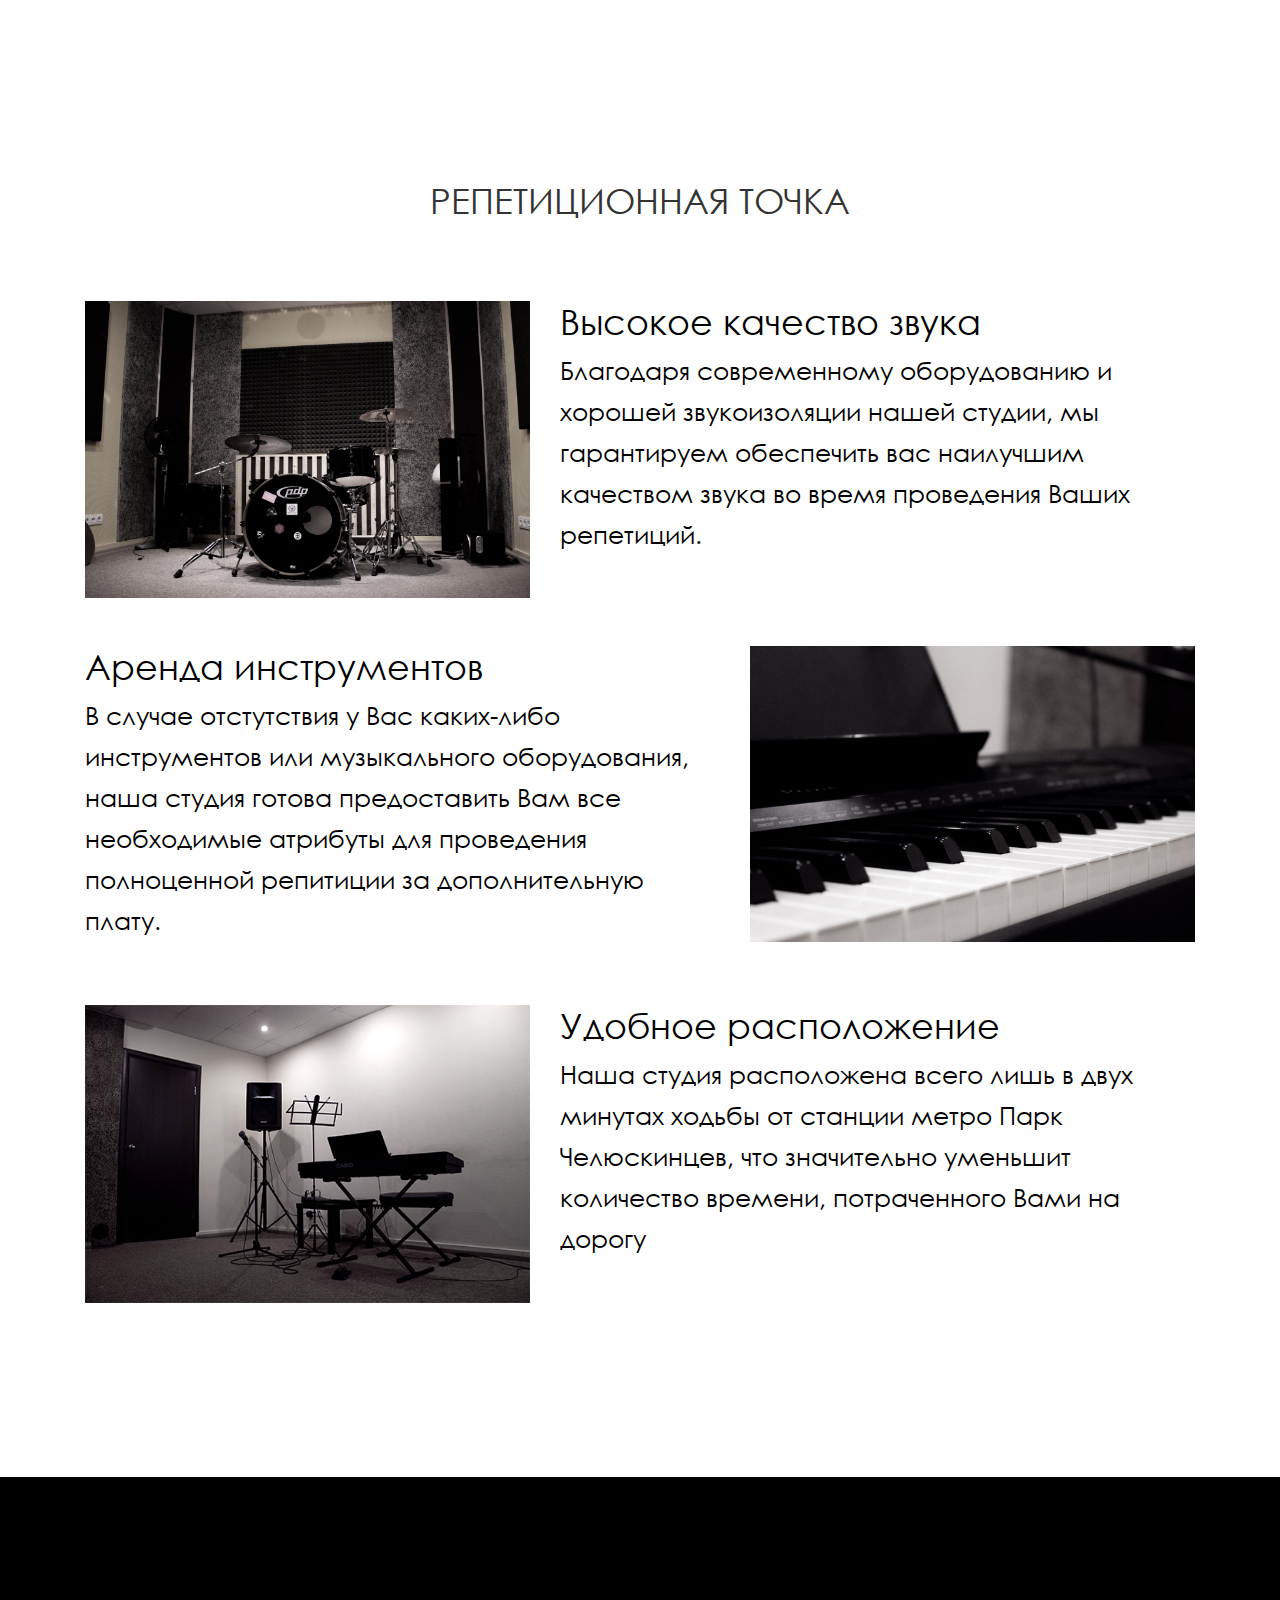
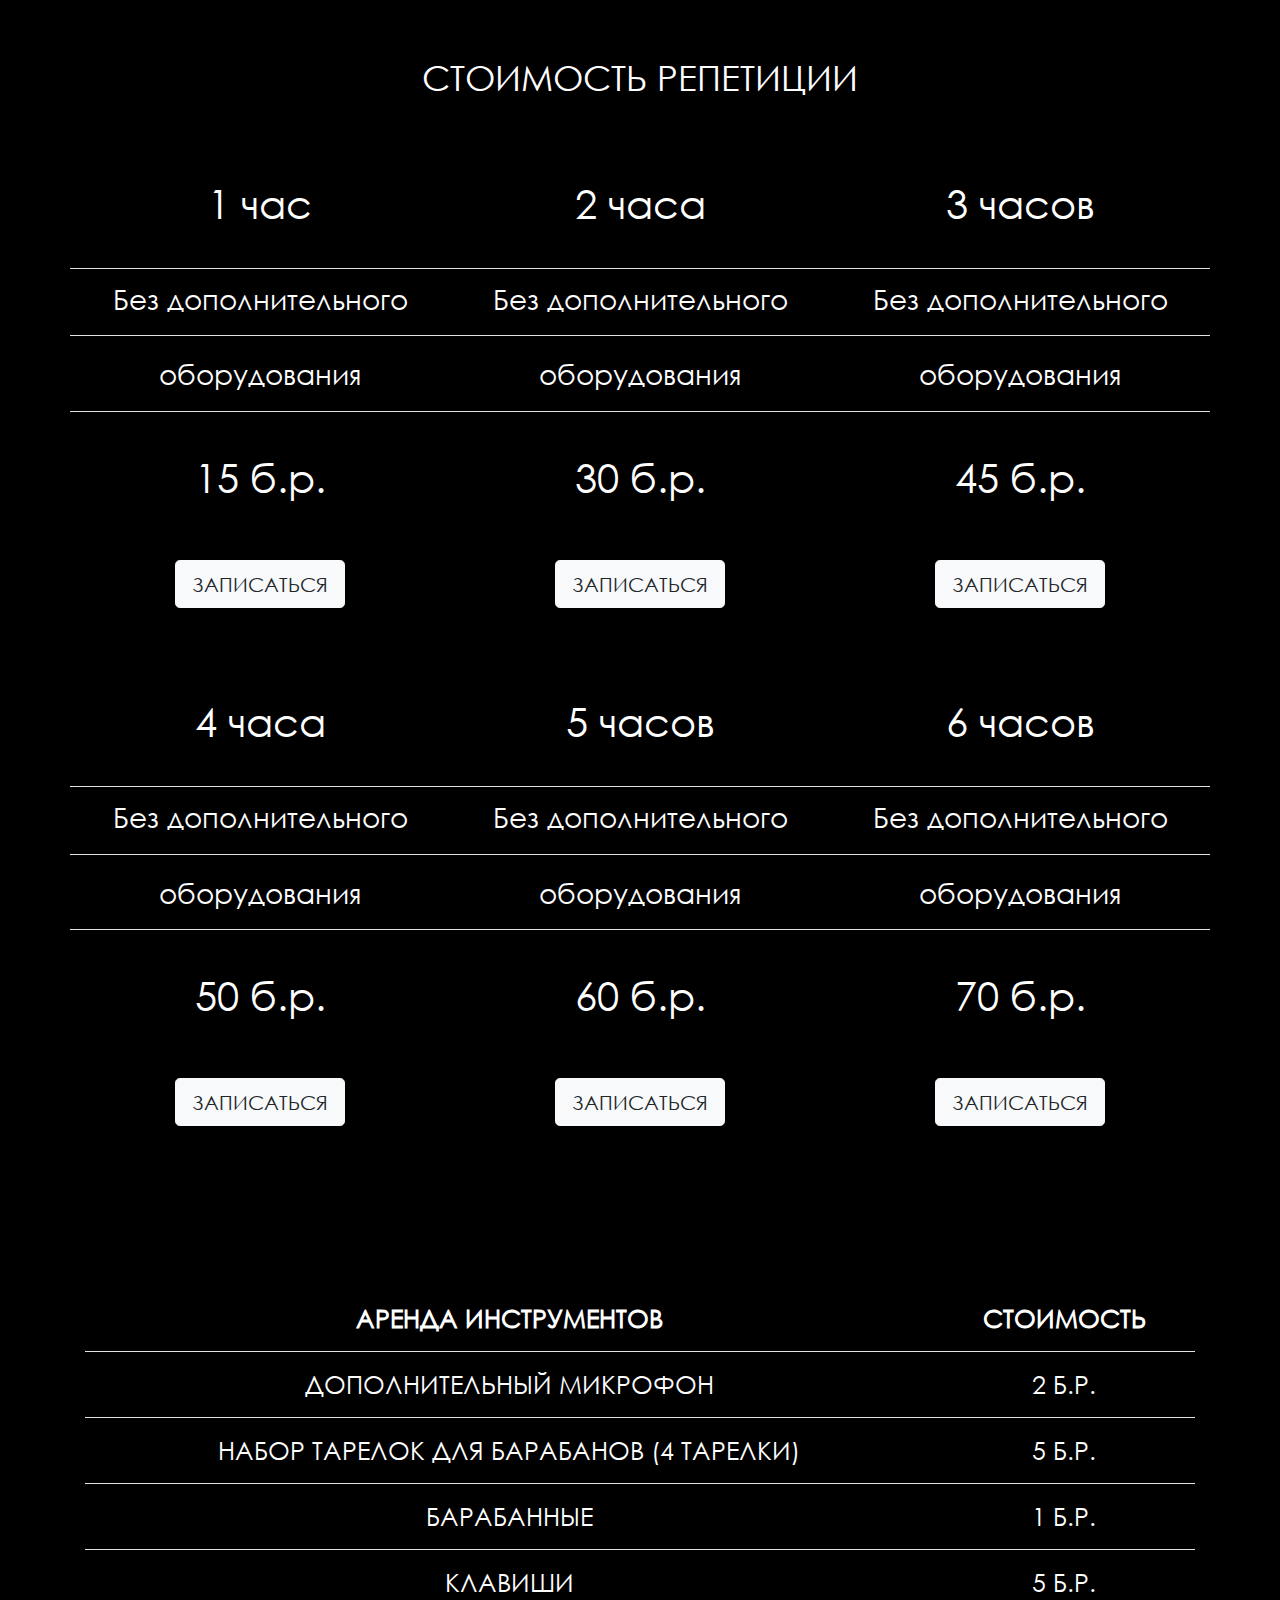
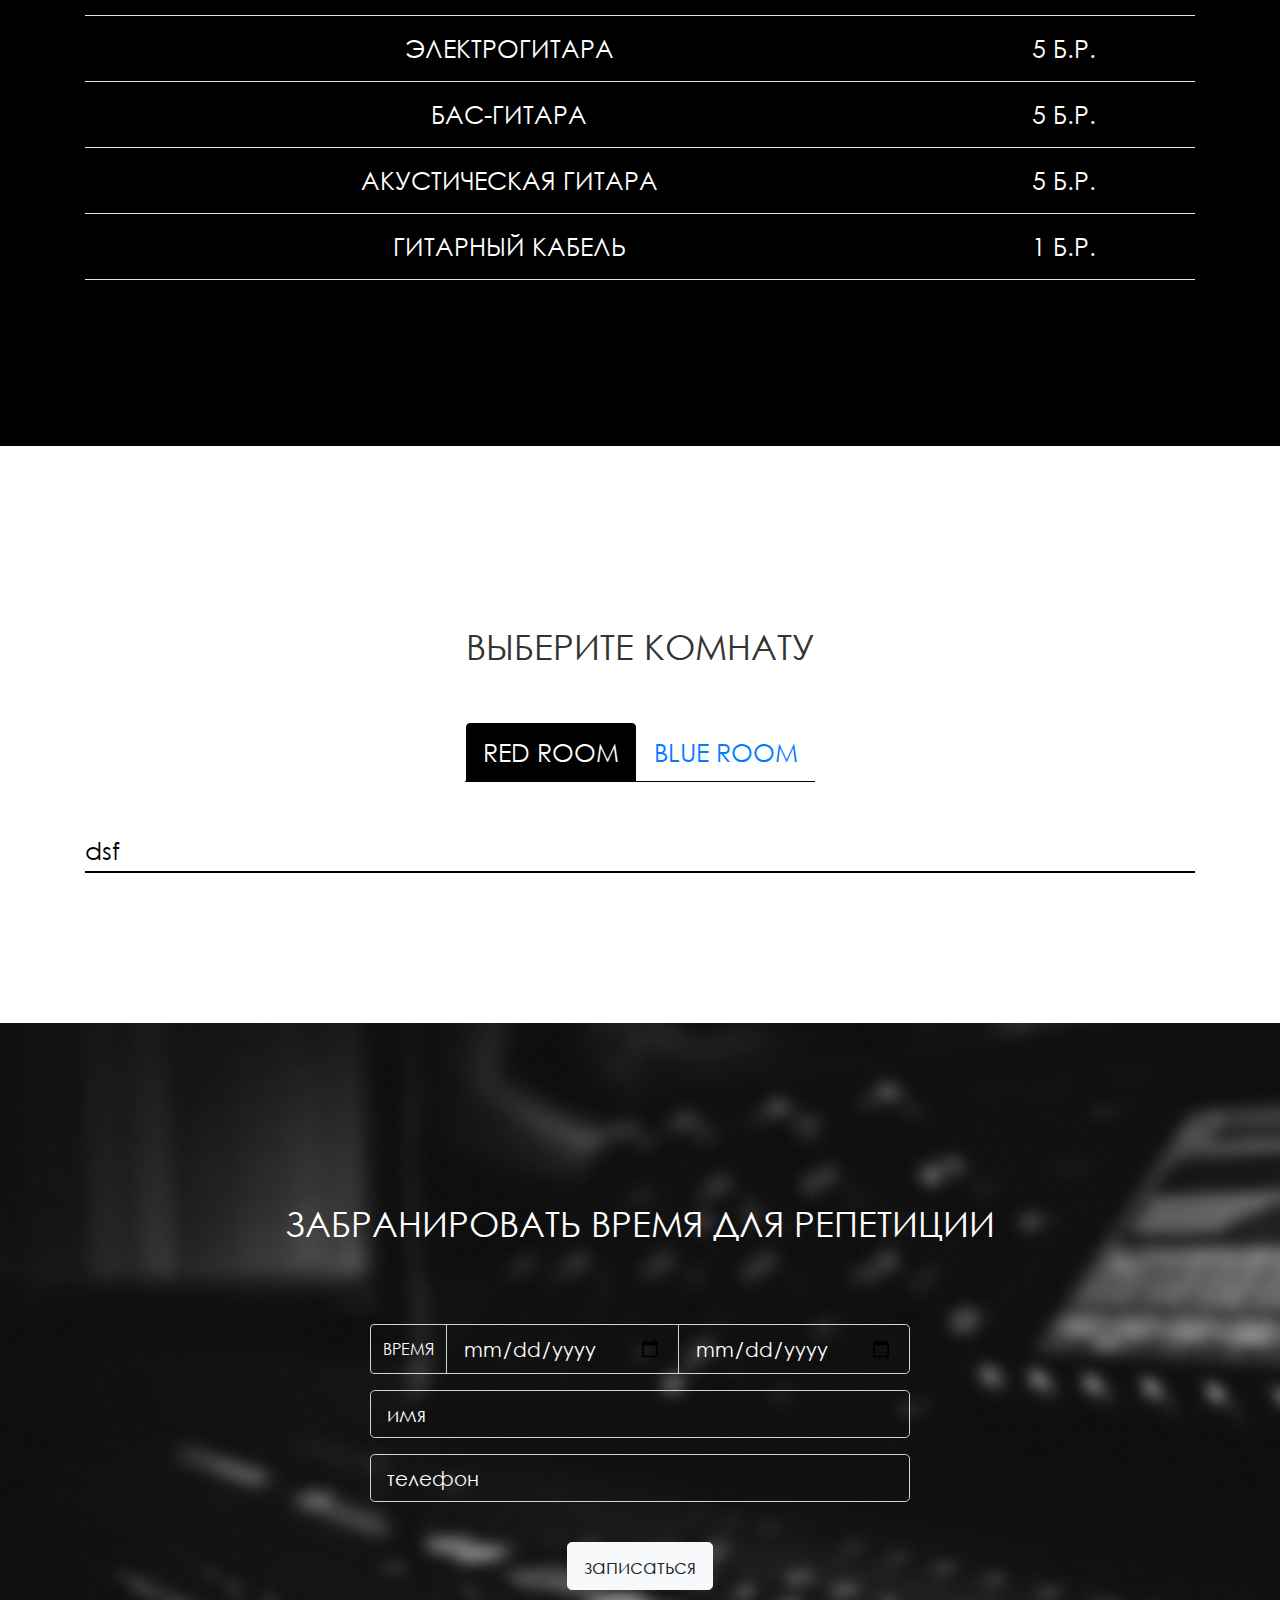
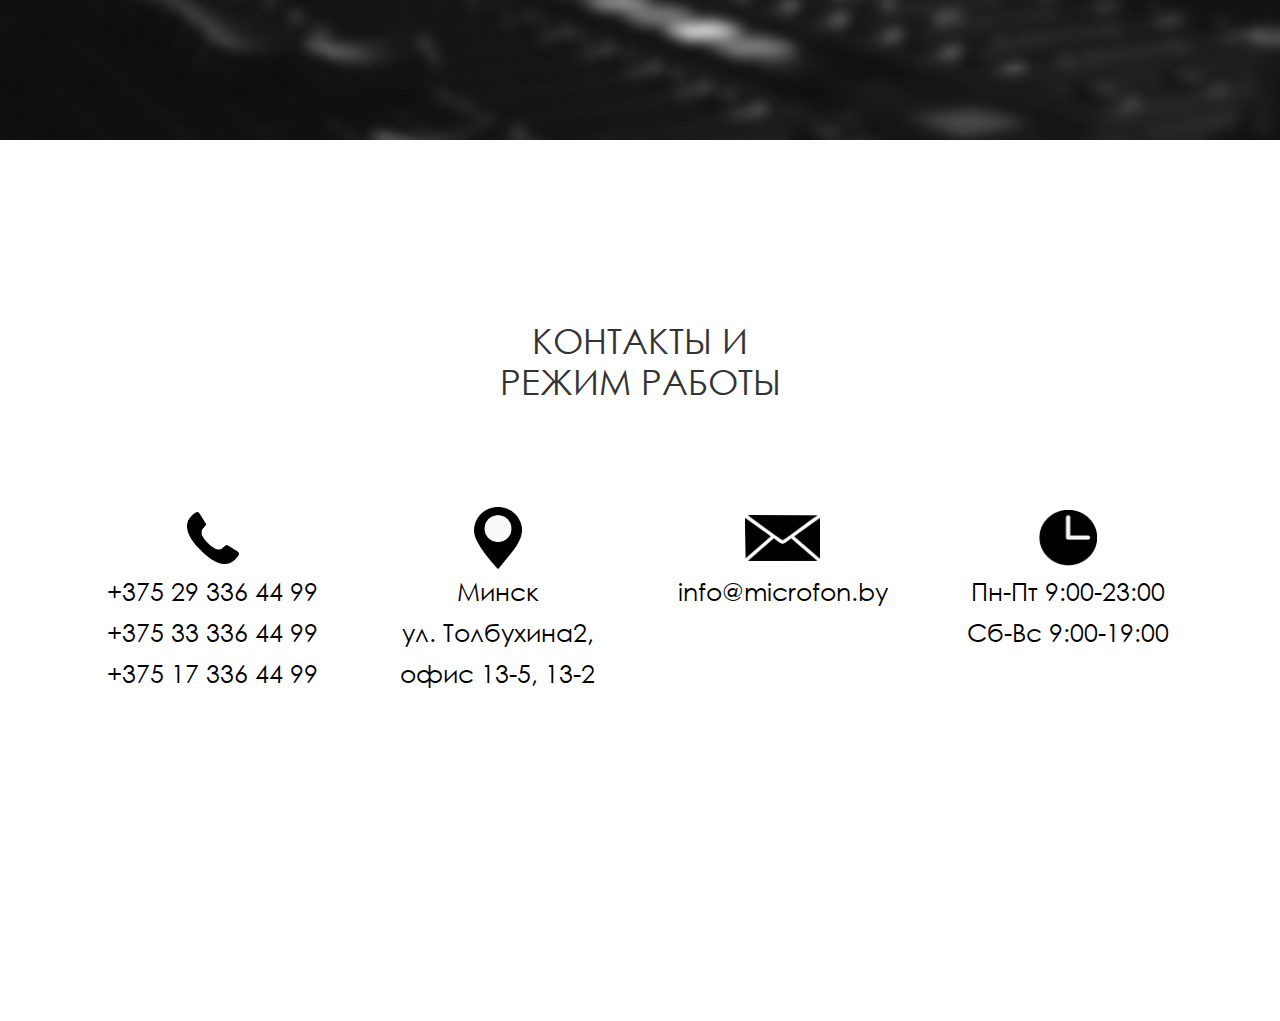
<file: html/116.html>
<!DOCTYPE html>
<html lang="en">
<head>
    <link rel="stylesheet" href="https://maxcdn.bootstrapcdn.com/bootstrap/4.0.0/css/bootstrap.min.css"
          integrity="sha384-Gn5384xqQ1aoWXA+058RXPxPg6fy4IWvTNh0E263XmFcJlSAwiGgFAW/dAiS6JXm" crossorigin="anonymous">
    <link rel="stylesheet" href="./../css/style.css"/>
    <meta charset="UTF-8">
    <title>Acoustic Guitar</title>
    <meta http-equiv="Content-Type" content="text/html; charset=utf-8"/>
    <meta name="viewport" content="width=device-width, initial-scale=1.0"/>
</head>
<body>

<section id="rehearsal_point" class="indent">
    <div class="container">
        <h3 class="text-uppercase pb-5">репетиционная точка</h3>
        <div class="row">
            <div class="col-12">
                <div class="row pb-4 pt-4">
                    <div class="col-12 col-lg-5">
                        <img class="img-fluid" src="./../images/IMG_4928.jpg">
                    </div>
                    <div class="col-12 col-lg-7">
                        <h4>Высокое качество звука</h4>
                        <p>
                            Благодаря современному оборудованию и хорошей звукоизоляции нашей студии, мы гарантируем
                            обеспечить вас наилучшим качеством звука во время проведения Ваших репетиций.
                        </p>
                    </div>
                </div>
                <div class="row pb-4 pt-4">
                    <div class="col-12 col-lg-7">
                        <h4>Аренда инструментов</h4>
                        <p>
                            В случае отстутствия у Вас каких-либо инструментов или музыкального оборудования,
                            наша студия готова предоставить Вам все необходимые атрибуты для проведения
                            полноценной репитиции за дополнительную плату.
                        </p>
                    </div>
                    <div class="col-12 col-lg-5">
                        <img class="img-fluid" src="./../images/IMG_4951.jpg">
                    </div>
                </div>
                <div class="row pb-4 pt-4">
                    <div class="col-12 col-lg-5">
                        <img class="img-fluid" src="./../images/IMG 4954.png">
                    </div>
                    <div class="col-12 col-lg-7">
                        <h4>Удобное расположение</h4>
                        <p>
                            Наша студия расположена всего лишь в двух минутах ходьбы от станции метро Парк Челюскинцев,
                            что значительно уменьшит количество времени, потраченного Вами на дорогу
                        </p>
                    </div>
                </div>
            </div>
        </div>
    </div>
</section>

<section id="rehearsal_cost" class="bg-black indent">
    <div class="container">
        <h3 class="text-uppercase text-white pb-5">стоимость репетиции</h3>
        <div class="row justify-content-center text-center pb-5">
            <div class="col-12 col-lg-4">
                <div class="row">
                    <div class="col-12 col-md-6 col-lg-12 pl-0 pr-0 pt-3 pb-3">
                        <h6 class="border-bottom">1 час</h6>
                        <p class="border-bottom">Без дополнительного</p>
                        <p class="border-bottom">оборудования</p>
                        <h6 class="pt-3 pb-4">15 б.р.</h6>
                        <button type="button" class="btn btn-light btn-lg text-uppercase text-body mb-5 mt-3">записаться</button>
                    </div>
                    <div class="col-12 col-md-6 col-lg-12 pl-0 pr-0 pt-3 pb-3">
                        <h6 class="border-bottom">4 часа</h6>
                        <p class="border-bottom">Без дополнительного</p>
                        <p class="border-bottom">оборудования</p>
                        <h6 class="pt-3 pb-4">50 б.р.</h6>
                        <button type="button" class="btn btn-light btn-lg text-uppercase text-body mb-5 mt-3">записаться</button>
                    </div>
                </div>
            </div>
            <div class="col-12 col-lg-4">
                <div class="row">
                    <div class="col-12 col-md-6 col-lg-12 pl-0 pr-0 pt-3 pb-3">
                        <h6 class="border-bottom">2 часа</h6>
                        <p class="border-bottom">Без дополнительного</p>
                        <p class="border-bottom">оборудования</p>
                        <h6 class="pt-3 pb-4">30 б.р.</h6>
                        <button type="button" class="btn btn-light btn-lg text-uppercase text-body mb-5 mt-3">записаться</button>
                    </div>
                    <div class="col-12 col-md-6 col-lg-12 pl-0 pr-0 pt-3 pb-3">
                        <h6 class="border-bottom">5 часов</h6>
                        <p class="border-bottom">Без дополнительного</p>
                        <p class="border-bottom">оборудования</p>
                        <h6 class="pt-3 pb-4">60 б.р.</h6>
                        <button type="button" class="btn btn-light btn-lg text-uppercase text-body mb-5 mt-3">записаться</button>
                    </div>
                </div>
            </div>
            <div class="col-12 col-lg-4">
                <div class="row">
                    <div class="col-12 col-md-6 col-lg-12 pl-0 pr-0 pt-3 pb-3">
                        <h6 class="border-bottom">3 часов</h6>
                        <p class="border-bottom">Без дополнительного</p>
                        <p class="border-bottom">оборудования</p>
                        <h6 class="pt-3 pb-4">45 б.р.</h6>
                        <button type="button" class="btn btn-light btn-lg text-uppercase text-body mb-5 mt-3">записаться</button>
                    </div>
                    <div class="col-12 col-md-6 col-lg-12 pl-0 pr-0 pt-3 pb-3">
                        <h6 class="border-bottom">6 часов</h6>
                        <p class="border-bottom">Без дополнительного</p>
                        <p class="border-bottom">оборудования</p>
                        <h6 class="pt-3 pb-4">70 б.р.</h6>
                        <button type="button" class="btn btn-light btn-lg text-uppercase text-body mb-5 mt-3">записаться</button>
                    </div>
                </div>
            </div>
        </div>
        <div class="pt-5">
            <table class="table text-white text-uppercase text-center">
                <thead>
                <tr>
                    <th scope="col">аренда инструментов</th>
                    <th scope="col">стоимость</th>
                </tr>
                </thead>
                <tbody>
                <tr>
                    <td>Дополнительный микрофон</td>
                    <td>2 б.р.</td>
                </tr>
                <tr>
                    <td>Набор тарелок для барабанов (4 тарелки)</td>
                    <td>5 б.р.</td>
                </tr>
                <tr>
                    <td>Барабанные</td>
                    <td>1 б.р.</td>
                </tr>
                <tr>
                    <td>Клавиши</td>
                    <td>5 б.р.</td>
                </tr>
                <tr>
                    <td>Электрогитара</td>
                    <td>5 б.р.</td>
                </tr>
                <tr>
                    <td>Бас-гитара</td>
                    <td>5 б.р.</td>
                </tr>
                <tr>
                    <td>Акустическая гитара</td>
                    <td>5 б.р.</td>
                </tr>
                <tr class="border-bottom">
                    <td>Гитарный кабель</td>
                    <td>1 б.р.</td>
                </tr>
                </tbody>
            </table>
        </div>
    </div>
</section>

<section id="choose_room" class="indent">
    <div class="container">
        <h3 class="text-uppercase">выберите комнату</h3>
        <div class="row justify-content-center pt-5">
            <div class="col-12 col-sm-9 col-md-7 col-lg-5 col-xl-4">
                <ul class="nav nav-tabs text-uppercase " id="myTab" role="tablist">
                    <li class="nav-item mx-auto">
                        <a class="nav-link active" id="red-tab" data-toggle="tab" href="#red" role="tab" aria-controls="red" aria-selected="true">red room</a>
                    </li>
                    <li class="nav-item mx-auto">
                        <a class="nav-link" id="blue-tab" data-toggle="tab" href="#blue" role="tab" aria-controls="blue" aria-selected="false">blue room</a>
                    </li>
                </ul>
            </div>
        </div>
        <div class="tab-content pt-5" id="myTabContent">
            <div class="tab-pane fade show active" id="red" role="tabpanel" aria-labelledby="red-tab">
                dsf
            </div>
            <div class="tab-pane fade" id="blue" role="tabpanel" aria-labelledby="blue-tab">
                dsf
            </div>
        </div>
    </div>
</section>

<section id="form" class="indent">
    <div class="container">
        <h3 class="text-uppercase text-white text-center pb-5">забранировать время для репетиции</h3>
        <form class="pt-4">
            <div class="form-group row">
                <div class="col-sm-6 mx-auto">
                    <div class="input-group">
                        <div class="input-group-prepend">
                            <div class="text-uppercase input-group-text">время</div>
                        </div>
                        <input type="date" class="form-control form-control-lg">
                        <input type="date" class="form-control form-control-lg">
                    </div>
                </div>
            </div>
            <div class="form-group row">
                <div class="col-sm-6 mx-auto">
                    <input type="text" class="form-control form-control-lg" placeholder="имя">
                </div>
            </div>
            <div class="form-group row">
                <div class="col-sm-6 mx-auto">
                    <input type="text" class="form-control form-control-lg" placeholder="телефон">
                </div>
            </div>
            <div class="text-center pt-4">
                <button type="submit" class="btn btn-light btn-lg">записаться</button>
            </div>
        </form>
    </div>
</section>

<footer class="indent">
    <div class="container text-center">
        <h3 class="text-uppercase pb-5">контакты и<br/> режим работы</h3>

        <div class="row justify-content-center pt-5">
            <div class="col-12 col-md-6 col-lg-3">
                <div class="element_phone"></div>
                <div>
                    <p class="">
                        <a>+375 29 336 44 99</a><br/><a>+375 33 336 44 99</a><br/><a>+375 17 336 44 99</a>
                    </p>
                </div>
            </div>
            <div class="col-12 col-md-6 col-lg-3">
                <div class="element_location"></div>
                <div>
                    <address>Минск<br>ул. Толбухина2,<br>офис 13-5, 13-2</address>
                </div>
            </div>
            <div class="col-12 col-md-6 col-lg-3">
                <div class="element_mail"></div>
                <div>
                    <p>info@microfon.by</p>
                </div>
            </div>
            <div class="col-12 col-md-6 col-lg-3">
                <div class="element_working_hours"></div>
                <div>
                    <p>Пн-Пт 9:00-23:00<br/>Сб-Вс 9:00-19:00</p>
                </div>
            </div>
        </div>
    </div>
</footer>
<iframe src="https://www.google.com/maps/embed?pb=!1m18!1m12!1m3!1d2349.326585695008!2d27.612687350914392!3d53.92594153874274!2m3!1f0!2f0!3f0!3m2!1i1024!2i768!4f13.1!3m3!1m2!1s0x46dbcf035f5cbfab%3A0xb37dcb89e3c4d094!2z0YPQu9C40YbQsCDQotC-0LvQsdGD0YXQuNC90LAgMiwg0JzQuNC90YHQug!5e0!3m2!1sru!2sby!4v1578507680505!5m2!1sru!2sby" width="100%" frameborder="0" style="border:0;" allowfullscreen=""></iframe>
</body>
<script src="https://code.jquery.com/jquery-3.2.1.slim.min.js"
        integrity="sha384-KJ3o2DKtIkvYIK3UENzmM7KCkRr/rE9/Qpg6aAZGJwFDMVNA/GpGFF93hXpG5KkN"
        crossorigin="anonymous"></script>
<script src="https://cdnjs.cloudflare.com/ajax/libs/popper.js/1.12.9/umd/popper.min.js"
        integrity="sha384-ApNbgh9B+Y1QKtv3Rn7W3mgPxhU9K/ScQsAP7hUibX39j7fakFPskvXusvfa0b4Q"
        crossorigin="anonymous"></script>
<script src="https://maxcdn.bootstrapcdn.com/bootstrap/4.0.0/js/bootstrap.min.js"
        integrity="sha384-JZR6Spejh4U02d8jOt6vLEHfe/JQGiRRSQQxSfFWpi1MquVdAyjUar5+76PVCmYl"
        crossorigin="anonymous"></script>
</html>
</file>
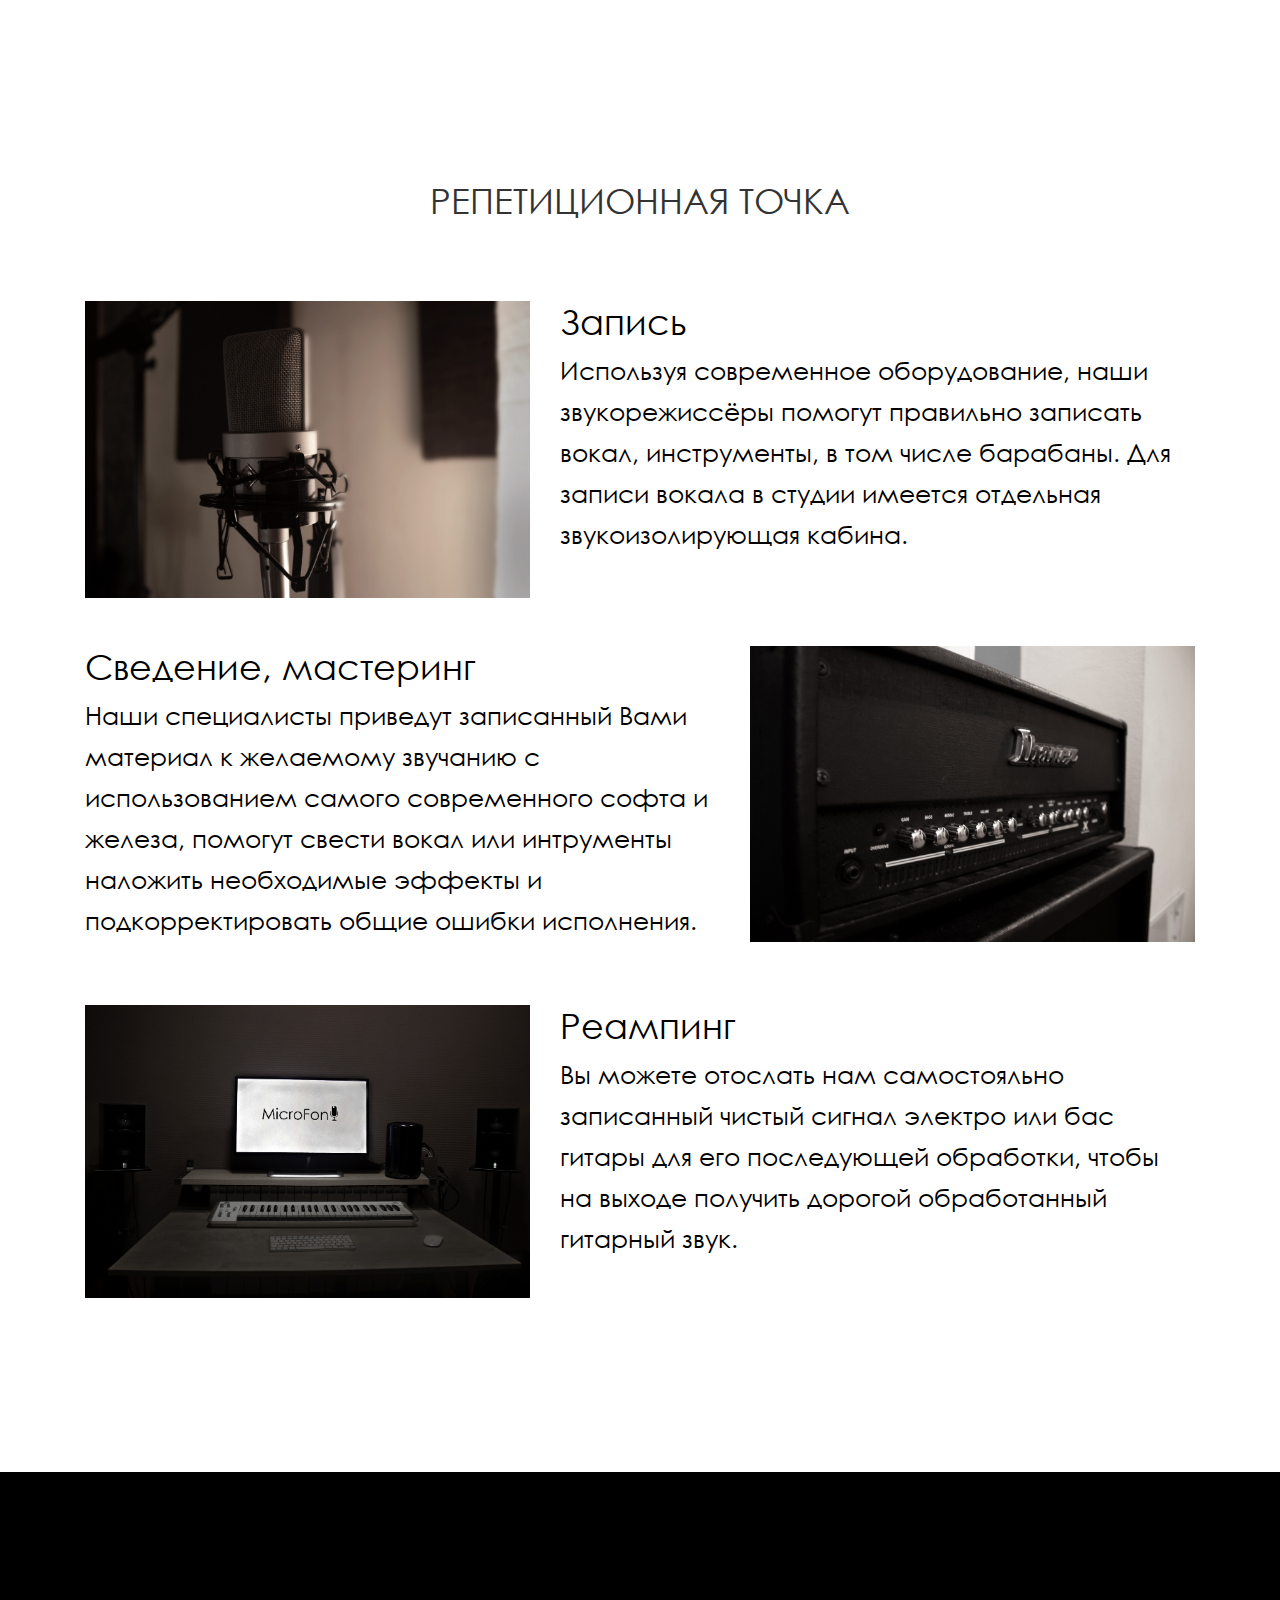
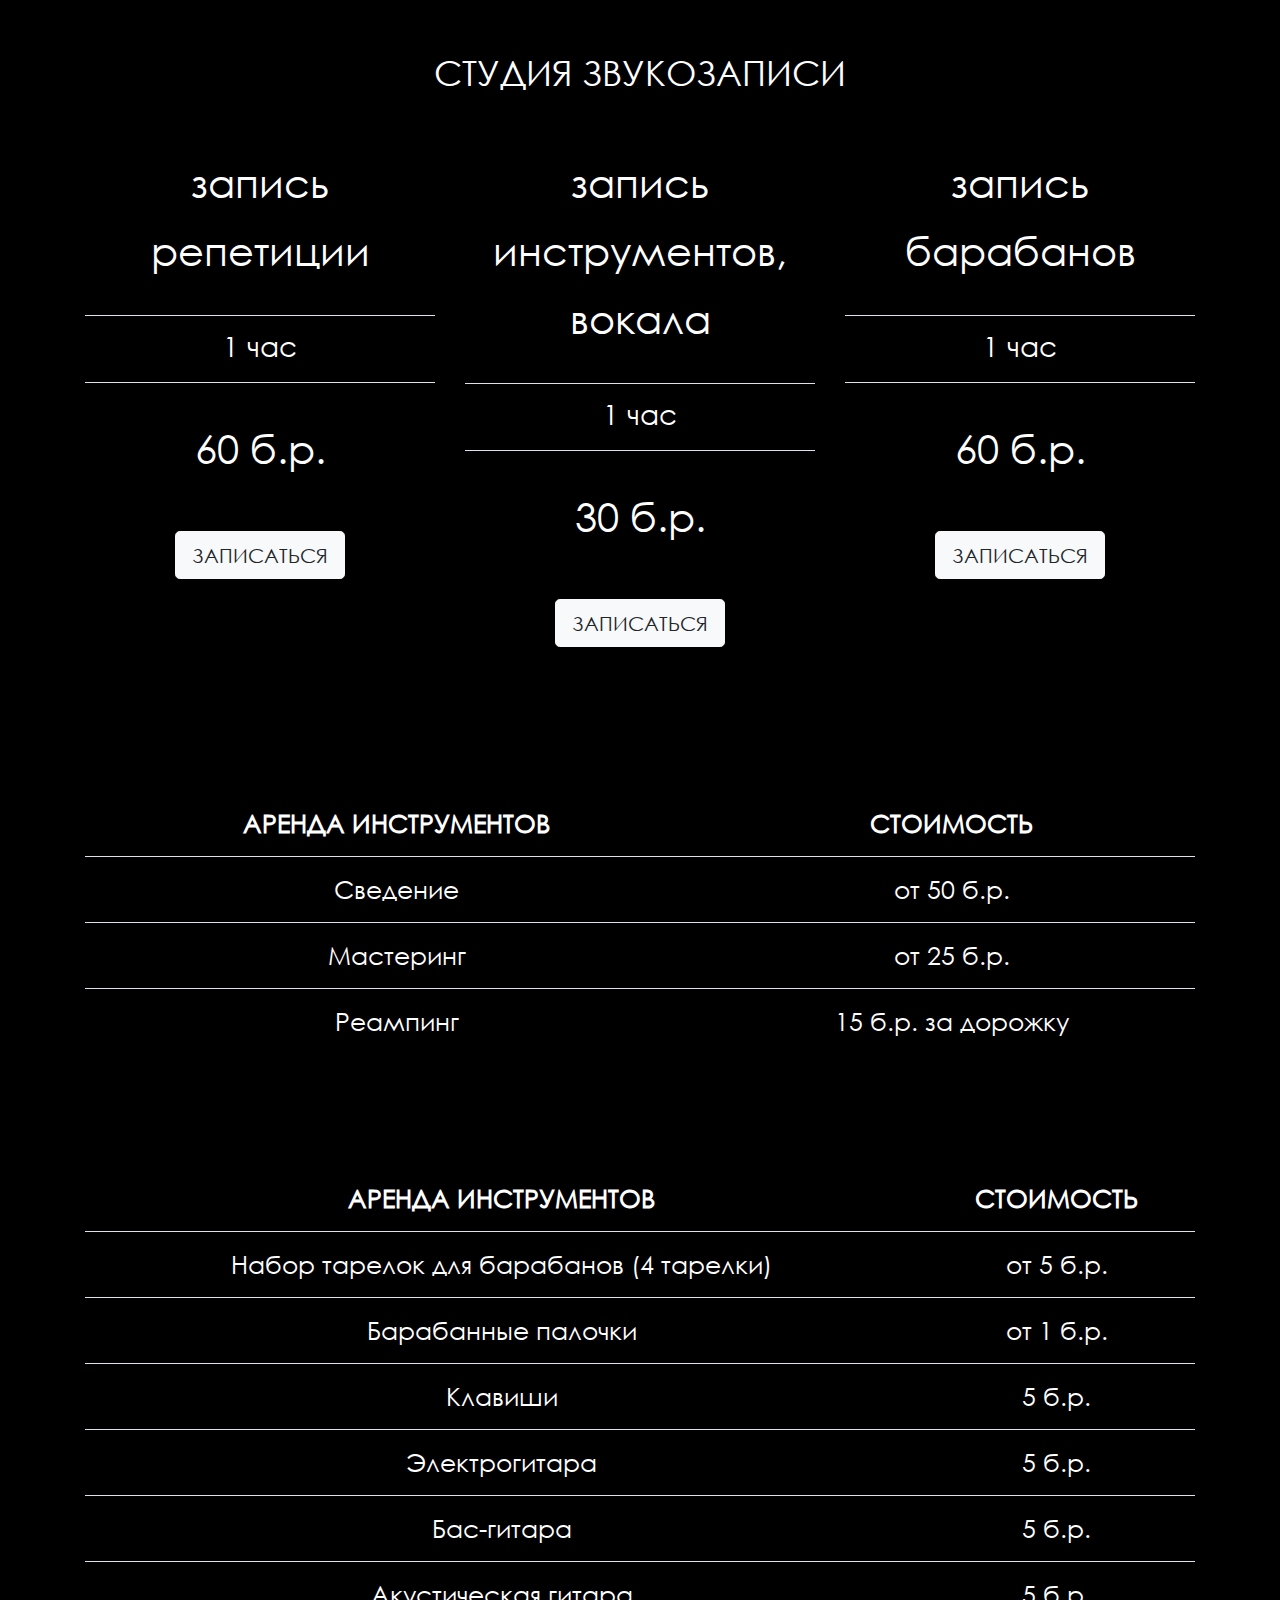
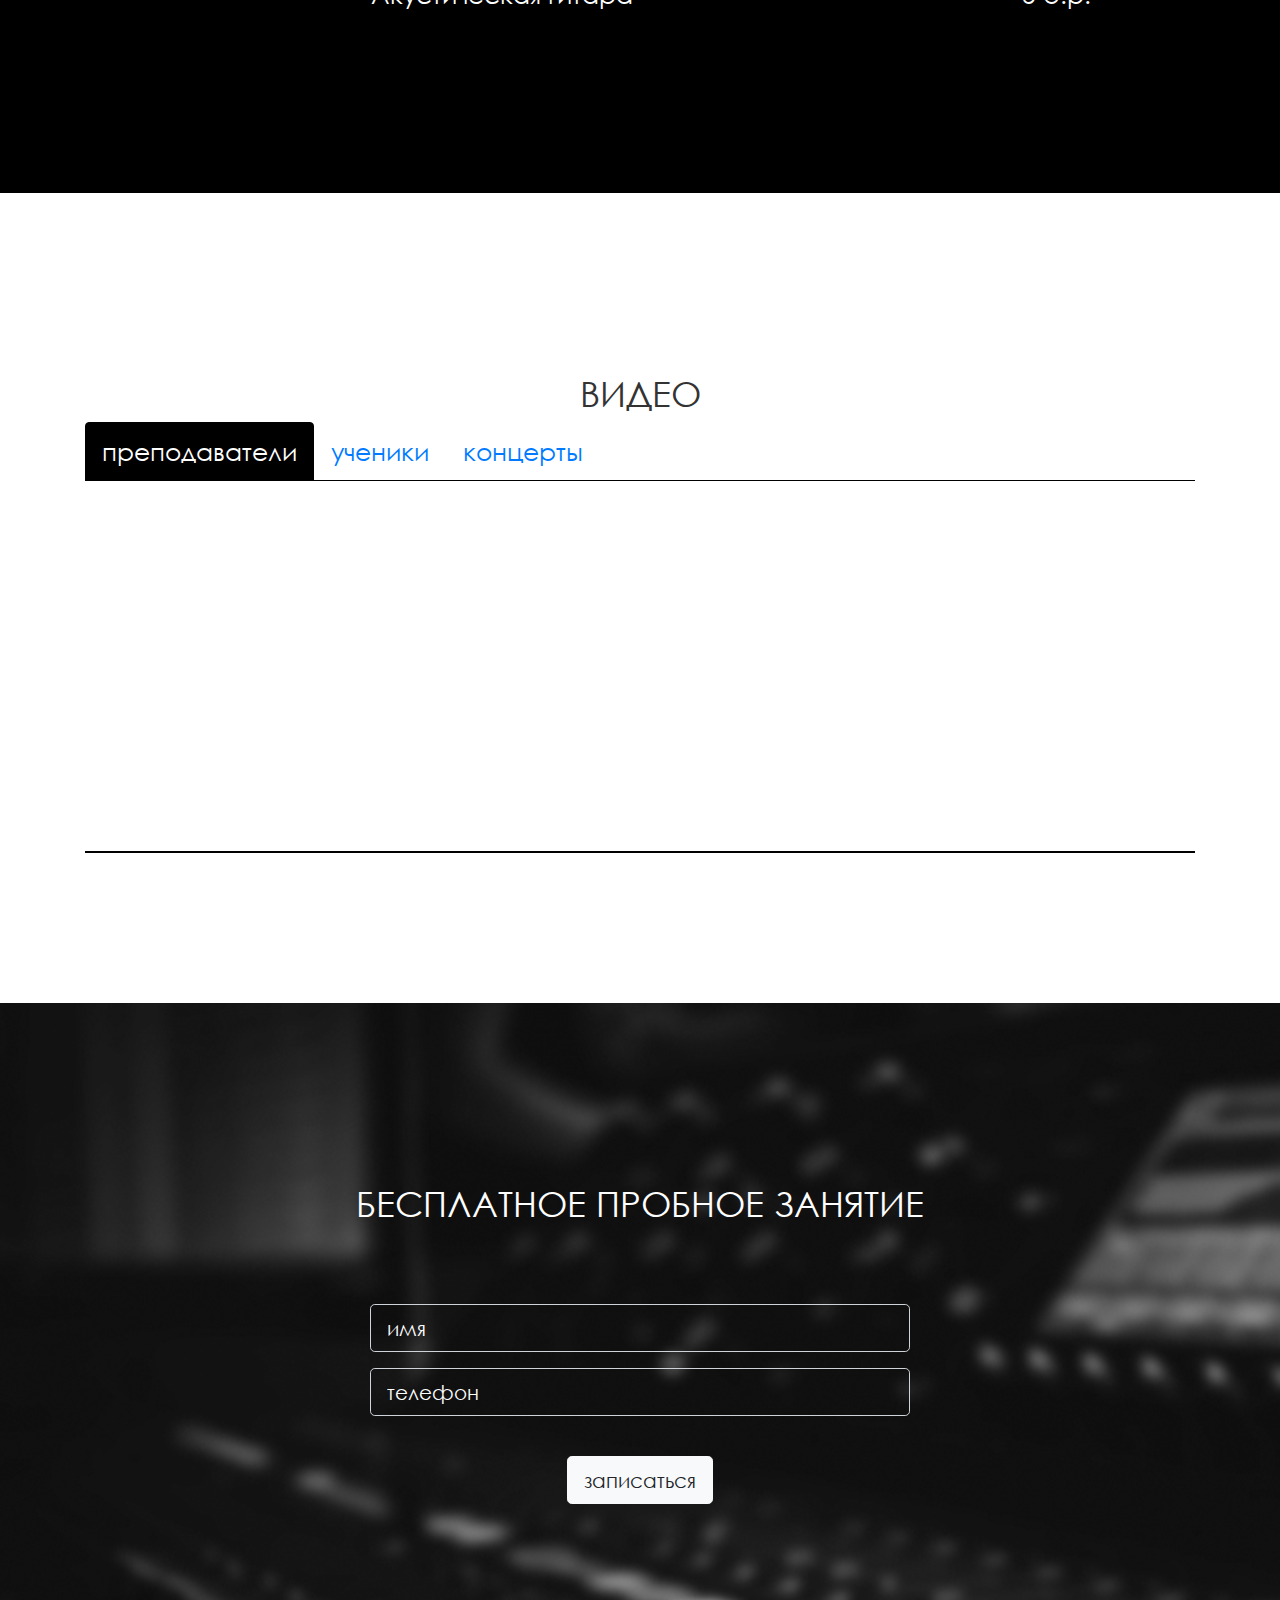
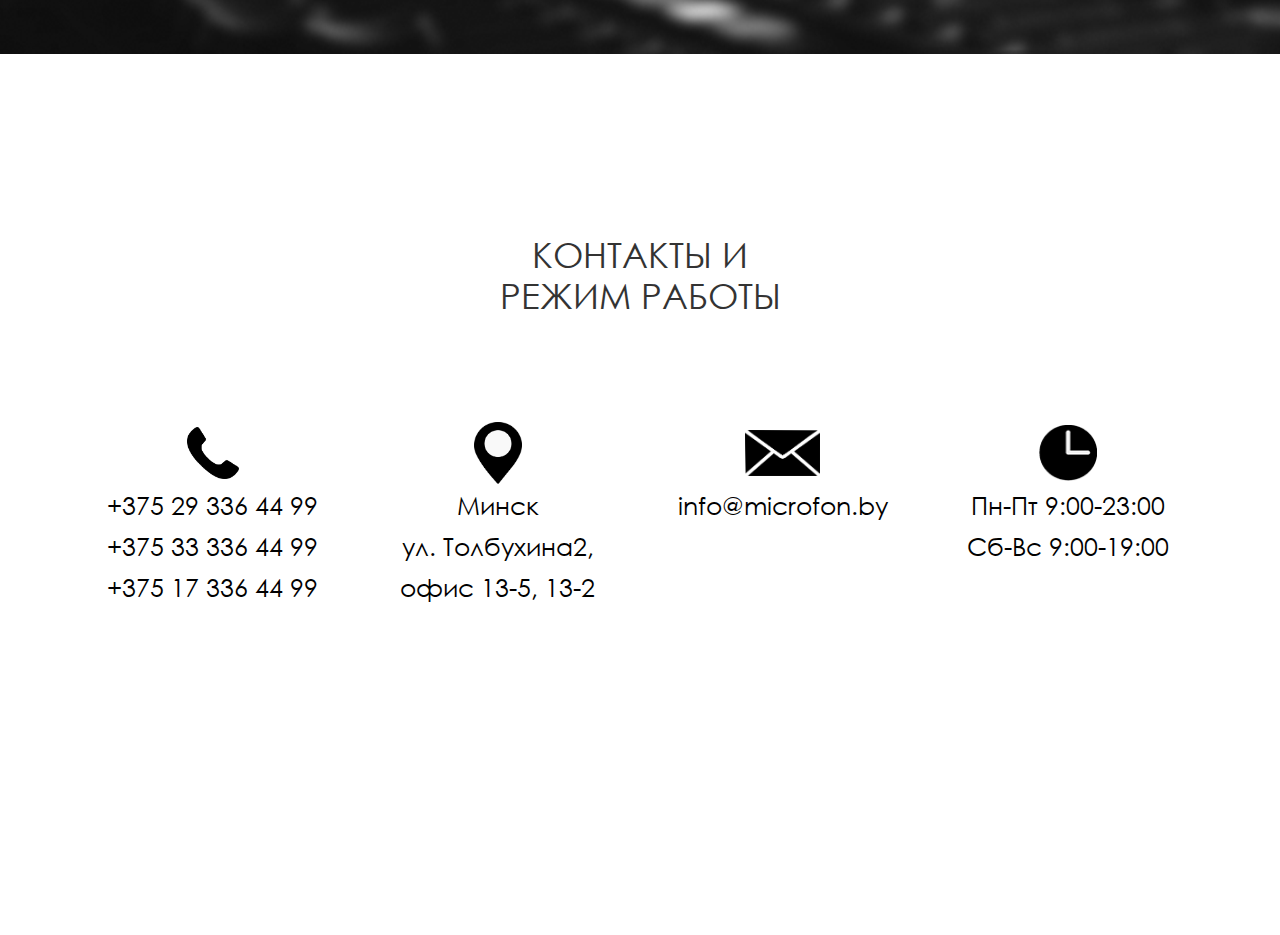
<file: html/117.html>
<!DOCTYPE html>
<html lang="en">
<head>
    <link rel="stylesheet" href="https://maxcdn.bootstrapcdn.com/bootstrap/4.0.0/css/bootstrap.min.css"
          integrity="sha384-Gn5384xqQ1aoWXA+058RXPxPg6fy4IWvTNh0E263XmFcJlSAwiGgFAW/dAiS6JXm" crossorigin="anonymous">
    <link rel="stylesheet" href="./../css/style.css"/>
    <meta charset="UTF-8">
    <title>Acoustic Guitar</title>
    <meta http-equiv="Content-Type" content="text/html; charset=utf-8"/>
    <meta name="viewport" content="width=device-width, initial-scale=1.0"/>
</head>
<body>

<section id="rehearsal_point" class="indent">
    <div class="container">
        <h3 class="text-uppercase pb-5">репетиционная точка</h3>
        <div class="row">
            <div class="col-12">
                <div class="row pb-4 pt-4">
                    <div class="col-12 col-lg-5">
                        <img class="img-fluid" src="./../images/IMG_4997.jpg">
                    </div>
                    <div class="col-12 col-lg-7">
                        <h4>Запись</h4>
                        <p>
                            Используя современное оборудование,
                            наши звукорежиссёры помогут правильно
                            записать вокал, инструменты, в том числе
                            барабаны. Для записи вокала в студии
                            имеется отдельная звукоизолирующая
                            кабина.
                        </p>
                    </div>
                </div>
                <div class="row pb-4 pt-4">
                    <div class="col-12 col-lg-7">
                        <h4>Сведение, мастеринг</h4>
                        <p>
                            Наши специалисты приведут записанный
                            Вами материал к желаемому звучанию с
                            использованием самого современного
                            софта и железа, помогут свести вокал или
                            интрументы наложить необходимые
                            эффекты и подкорректировать общие
                            ошибки исполнения.
                        </p>
                    </div>
                    <div class="col-12 col-lg-5">
                        <img class="img-fluid" src="./../images/IMG_4934.jpg">
                    </div>
                </div>
                <div class="row pb-4 pt-4">
                    <div class="col-12 col-lg-5">
                        <img class="img-fluid" src="./../images/IMG_4981-2.jpg">
                    </div>
                    <div class="col-12 col-lg-7">
                        <h4>Реампинг</h4>
                        <p>
                            Вы можете отослать нам самостояльно
                            записанный чистый сигнал электро или бас
                            гитары для его последующей обработки,
                            чтобы  на выходе получить дорогой
                            обработанный  гитарный звук.
                        </p>
                    </div>
                </div>
            </div>
        </div>
    </div>
</section>

<section id="recording_studio" class="bg-black indent">
    <div class="container">
        <h3 class="text-uppercase text-white pb-5">студия звукозаписи</h3>
        <div class="row justify-content-center text-center pb-5">
            <div class="col-12 col-lg-4">
                <h6 class="border-bottom">запись репетиции</h6>
                <p class="border-bottom">1 час</p>
                <h6 class="pt-3 pb-4">60 б.р.</h6>
                <button type="button" class="btn btn-light btn-lg text-uppercase text-body mb-5 mt-3">записаться</button>
            </div>
            <div class="col-12 col-lg-4">
                <h6 class="border-bottom">запись инструментов, вокала</h6>
                <p class="border-bottom">1 час</p>
                <h6 class="pt-3 pb-4">30 б.р.</h6>
                <button type="button" class="btn btn-light btn-lg text-uppercase text-body mb-5 mt-3">записаться</button>
            </div>
            <div class="col-12 col-lg-4">
                <h6 class="border-bottom">запись барабанов</h6>
                <p class="border-bottom">1 час</p>
                <h6 class="pt-3 pb-4">60 б.р.</h6>
                <button type="button" class="btn btn-light btn-lg text-uppercase text-body mb-5 mt-3">записаться</button>
            </div>
        </div>
        <div class="pt-5 pb-5">
            <table class="table text-white text-center">
                <thead class="text-uppercase">
                <tr>
                    <th scope="col">аренда инструментов</th>
                    <th scope="col">стоимость</th>
                </tr>
                </thead>
                <tbody>
                <tr>
                    <td>Сведение</td>
                    <td>от 50 б.р.</td>
                </tr>
                <tr>
                    <td>Мастеринг</td>
                    <td>от 25 б.р.</td>
                </tr>
                <tr>
                    <td>Реампинг</td>
                    <td>15 б.р. за дорожку</td>
                </tr>
                </tbody>
            </table>
        </div>
        <div class="pt-5">
            <table class="table text-white text-center">
                <thead class="text-uppercase">
                <tr>
                    <th scope="col">аренда инструментов</th>
                    <th scope="col">стоимость</th>
                </tr>
                </thead>
                <tbody>
                <tr>
                    <td>Набор тарелок для барабанов (4 тарелки)</td>
                    <td>от 5 б.р.</td>
                </tr>
                <tr>
                    <td>Барабанные палочки</td>
                    <td>от 1 б.р.</td>
                </tr>
                <tr>
                    <td>Клавиши</td>
                    <td>5 б.р.</td>
                </tr>
                <tr>
                    <td>Электрогитара</td>
                    <td>5 б.р.</td>
                </tr>
                <tr>
                    <td>Бас-гитара</td>
                    <td>5 б.р.</td>
                </tr>
                <tr>
                    <td>Акустическая гитара</td>
                    <td>5 б.р.</td>
                </tr>
                </tbody>
            </table>
        </div>
    </div>
</section>

<section id="video" class="indent">
    <div class="container">
        <h3 class="text-uppercase">видео</h3>
        <ul class="nav nav-tabs" id="myTab" role="tablist">
            <li class="nav-item">
                <a class="nav-link active" id="teachers-tab" data-toggle="tab" href="#teachers" role="tab" aria-controls="teachers" aria-selected="true">преподаватели</a>
            </li>
            <li class="nav-item">
                <a class="nav-link" id="students-tab" data-toggle="tab" href="#students" role="tab" aria-controls="students" aria-selected="false">ученики</a>
            </li>
            <li class="nav-item">
                <a class="nav-link" id="concerts-tab" data-toggle="tab" href="#concerts" role="tab" aria-controls="concerts" aria-selected="false">концерты</a>
            </li>
        </ul>
        <div class="tab-content pt-5" id="myTabContent">
            <div class="tab-pane fade show active" id="teachers" role="tabpanel" aria-labelledby="teachers-tab">
                <div class="row justify-content-center text-center">
                    <div class="col-12 col-md-6 col-lg-4">
                        <iframe src="https://www.youtube.com/embed/tVTT95C8J4o" frameborder="0" allow="accelerometer; autoplay; encrypted-media; gyroscope; picture-in-picture" allowfullscreen></iframe>
                    </div>
                    <div class="col-12 col-md-6 col-lg-4">
                        <iframe src="https://www.youtube.com/embed/tVTT95C8J4o" frameborder="0" allow="accelerometer; autoplay; encrypted-media; gyroscope; picture-in-picture" allowfullscreen></iframe>
                    </div>
                    <div class="col-12 col-md-6 col-lg-4">
                        <iframe src="https://www.youtube.com/embed/tVTT95C8J4o" frameborder="0" allow="accelerometer; autoplay; encrypted-media; gyroscope; picture-in-picture" allowfullscreen></iframe>
                    </div>
                    <div class="col-12 col-md-6 col-lg-4">
                        <iframe src="https://www.youtube.com/embed/tVTT95C8J4o" frameborder="0" allow="accelerometer; autoplay; encrypted-media; gyroscope; picture-in-picture" allowfullscreen></iframe>
                    </div>
                    <div class="col-12 col-md-6 col-lg-4">
                        <iframe src="https://www.youtube.com/embed/tVTT95C8J4o" frameborder="0" allow="accelerometer; autoplay; encrypted-media; gyroscope; picture-in-picture" allowfullscreen></iframe>
                    </div>
                    <div class="col-12 col-md-6 col-lg-4">
                        <iframe src="https://www.youtube.com/embed/tVTT95C8J4o" frameborder="0" allow="accelerometer; autoplay; encrypted-media; gyroscope; picture-in-picture" allowfullscreen></iframe>
                    </div>
                </div>
            </div>
            <div class="tab-pane fade" id="students" role="tabpanel" aria-labelledby="students-tab">
                <div class="row justify-content-center">
                    <div class="col-12 col-md-6 col-lg-4">
                        <iframe src="https://www.youtube.com/embed/s-5Xk-sfFm8" frameborder="0" allow="accelerometer; autoplay; encrypted-media; gyroscope; picture-in-picture" allowfullscreen></iframe>
                    </div>
                    <div class="col-12 col-md-6 col-lg-4">
                        <iframe src="https://www.youtube.com/embed/s-5Xk-sfFm8" frameborder="0" allow="accelerometer; autoplay; encrypted-media; gyroscope; picture-in-picture" allowfullscreen></iframe>
                    </div>
                    <div class="col-12 col-md-6 col-lg-4">
                        <iframe src="https://www.youtube.com/embed/s-5Xk-sfFm8" frameborder="0" allow="accelerometer; autoplay; encrypted-media; gyroscope; picture-in-picture" allowfullscreen></iframe>
                    </div>
                    <div class="col-12 col-md-6 col-lg-4">
                        <iframe src="https://www.youtube.com/embed/s-5Xk-sfFm8" frameborder="0" allow="accelerometer; autoplay; encrypted-media; gyroscope; picture-in-picture" allowfullscreen></iframe>
                    </div>
                    <div class="col-12 col-md-6 col-lg-4">
                        <iframe src="https://www.youtube.com/embed/s-5Xk-sfFm8" frameborder="0" allow="accelerometer; autoplay; encrypted-media; gyroscope; picture-in-picture" allowfullscreen></iframe>
                    </div>
                    <div class="col-12 col-md-6 col-lg-4">
                        <iframe src="https://www.youtube.com/embed/s-5Xk-sfFm8" frameborder="0" allow="accelerometer; autoplay; encrypted-media; gyroscope; picture-in-picture" allowfullscreen></iframe>
                    </div>
                </div>
            </div>
            <div class="tab-pane fade" id="concerts" role="tabpanel" aria-labelledby="concerts-tab">
                <div class="row justify-content-center">
                    <div class="col-12 col-md-6 col-lg-4">
                        <iframe src="https://www.youtube.com/embed/tVTT95C8J4o" frameborder="0" allow="accelerometer; autoplay; encrypted-media; gyroscope; picture-in-picture" allowfullscreen></iframe>
                    </div>
                    <div class="col-12 col-md-6 col-lg-4">
                        <iframe src="https://www.youtube.com/embed/tVTT95C8J4o" frameborder="0" allow="accelerometer; autoplay; encrypted-media; gyroscope; picture-in-picture" allowfullscreen></iframe>
                    </div>
                    <div class="col-12 col-md-6 col-lg-4">
                        <iframe src="https://www.youtube.com/embed/tVTT95C8J4o" frameborder="0" allow="accelerometer; autoplay; encrypted-media; gyroscope; picture-in-picture" allowfullscreen></iframe>
                    </div>
                    <div class="col-12 col-md-6 col-lg-4">
                        <iframe src="https://www.youtube.com/embed/tVTT95C8J4o" frameborder="0" allow="accelerometer; autoplay; encrypted-media; gyroscope; picture-in-picture" allowfullscreen></iframe>
                    </div>
                    <div class="col-12 col-md-6 col-lg-4">
                        <iframe src="https://www.youtube.com/embed/tVTT95C8J4o" frameborder="0" allow="accelerometer; autoplay; encrypted-media; gyroscope; picture-in-picture" allowfullscreen></iframe>
                    </div>
                    <div class="col-12 col-md-6 col-lg-4">
                        <iframe src="https://www.youtube.com/embed/tVTT95C8J4o" frameborder="0" allow="accelerometer; autoplay; encrypted-media; gyroscope; picture-in-picture" allowfullscreen></iframe>
                    </div>
                </div>
            </div>
        </div>
    </div>
</section>

<section id="form" class="indent">
    <div class="container">
        <h3 class="text-uppercase text-white text-center pb-5">бесплатное пробное занятие</h3>
        <form class="pt-4">
            <div class="form-group row">
                <div class="col-sm-6 mx-auto">
                    <input type="text" class="form-control form-control-lg text-white" placeholder="имя">
                </div>
            </div>
            <div class="form-group row">
                <div class="col-sm-6 mx-auto">
                    <input type="text" class="form-control form-control-lg text-white" placeholder="телефон">
                </div>
            </div>
            <div class="text-center pt-4">
                <button type="submit" class="btn btn-light btn-lg">записаться</button>
            </div>
        </form>
    </div>
</section>

<footer class="indent">
    <div class="container text-center">
        <h3 class="text-uppercase pb-5">контакты и<br/> режим работы</h3>

        <div class="row justify-content-center pt-5">
            <div class="col-12 col-md-6 col-lg-3">
                <div class="element_phone"></div>
                <div>
                    <p class="">
                        <a>+375 29 336 44 99</a><br/><a>+375 33 336 44 99</a><br/><a>+375 17 336 44 99</a>
                    </p>
                </div>
            </div>
            <div class="col-12 col-md-6 col-lg-3">
                <div class="element_location"></div>
                <div>
                    <address>Минск<br>ул. Толбухина2,<br>офис 13-5, 13-2</address>
                </div>
            </div>
            <div class="col-12 col-md-6 col-lg-3">
                <div class="element_mail"></div>
                <div>
                    <p>info@microfon.by</p>
                </div>
            </div>
            <div class="col-12 col-md-6 col-lg-3">
                <div class="element_working_hours"></div>
                <div>
                    <p>Пн-Пт 9:00-23:00<br/>Сб-Вс 9:00-19:00</p>
                </div>
            </div>
        </div>
    </div>
</footer>
<iframe src="https://www.google.com/maps/embed?pb=!1m18!1m12!1m3!1d2349.326585695008!2d27.612687350914392!3d53.92594153874274!2m3!1f0!2f0!3f0!3m2!1i1024!2i768!4f13.1!3m3!1m2!1s0x46dbcf035f5cbfab%3A0xb37dcb89e3c4d094!2z0YPQu9C40YbQsCDQotC-0LvQsdGD0YXQuNC90LAgMiwg0JzQuNC90YHQug!5e0!3m2!1sru!2sby!4v1578507680505!5m2!1sru!2sby" width="100%" frameborder="0" style="border:0;" allowfullscreen=""></iframe>
</body>
<script src="https://code.jquery.com/jquery-3.2.1.slim.min.js"
        integrity="sha384-KJ3o2DKtIkvYIK3UENzmM7KCkRr/rE9/Qpg6aAZGJwFDMVNA/GpGFF93hXpG5KkN"
        crossorigin="anonymous"></script>
<script src="https://cdnjs.cloudflare.com/ajax/libs/popper.js/1.12.9/umd/popper.min.js"
        integrity="sha384-ApNbgh9B+Y1QKtv3Rn7W3mgPxhU9K/ScQsAP7hUibX39j7fakFPskvXusvfa0b4Q"
        crossorigin="anonymous"></script>
<script src="https://maxcdn.bootstrapcdn.com/bootstrap/4.0.0/js/bootstrap.min.js"
        integrity="sha384-JZR6Spejh4U02d8jOt6vLEHfe/JQGiRRSQQxSfFWpi1MquVdAyjUar5+76PVCmYl"
        crossorigin="anonymous"></script>
</html>
</file>
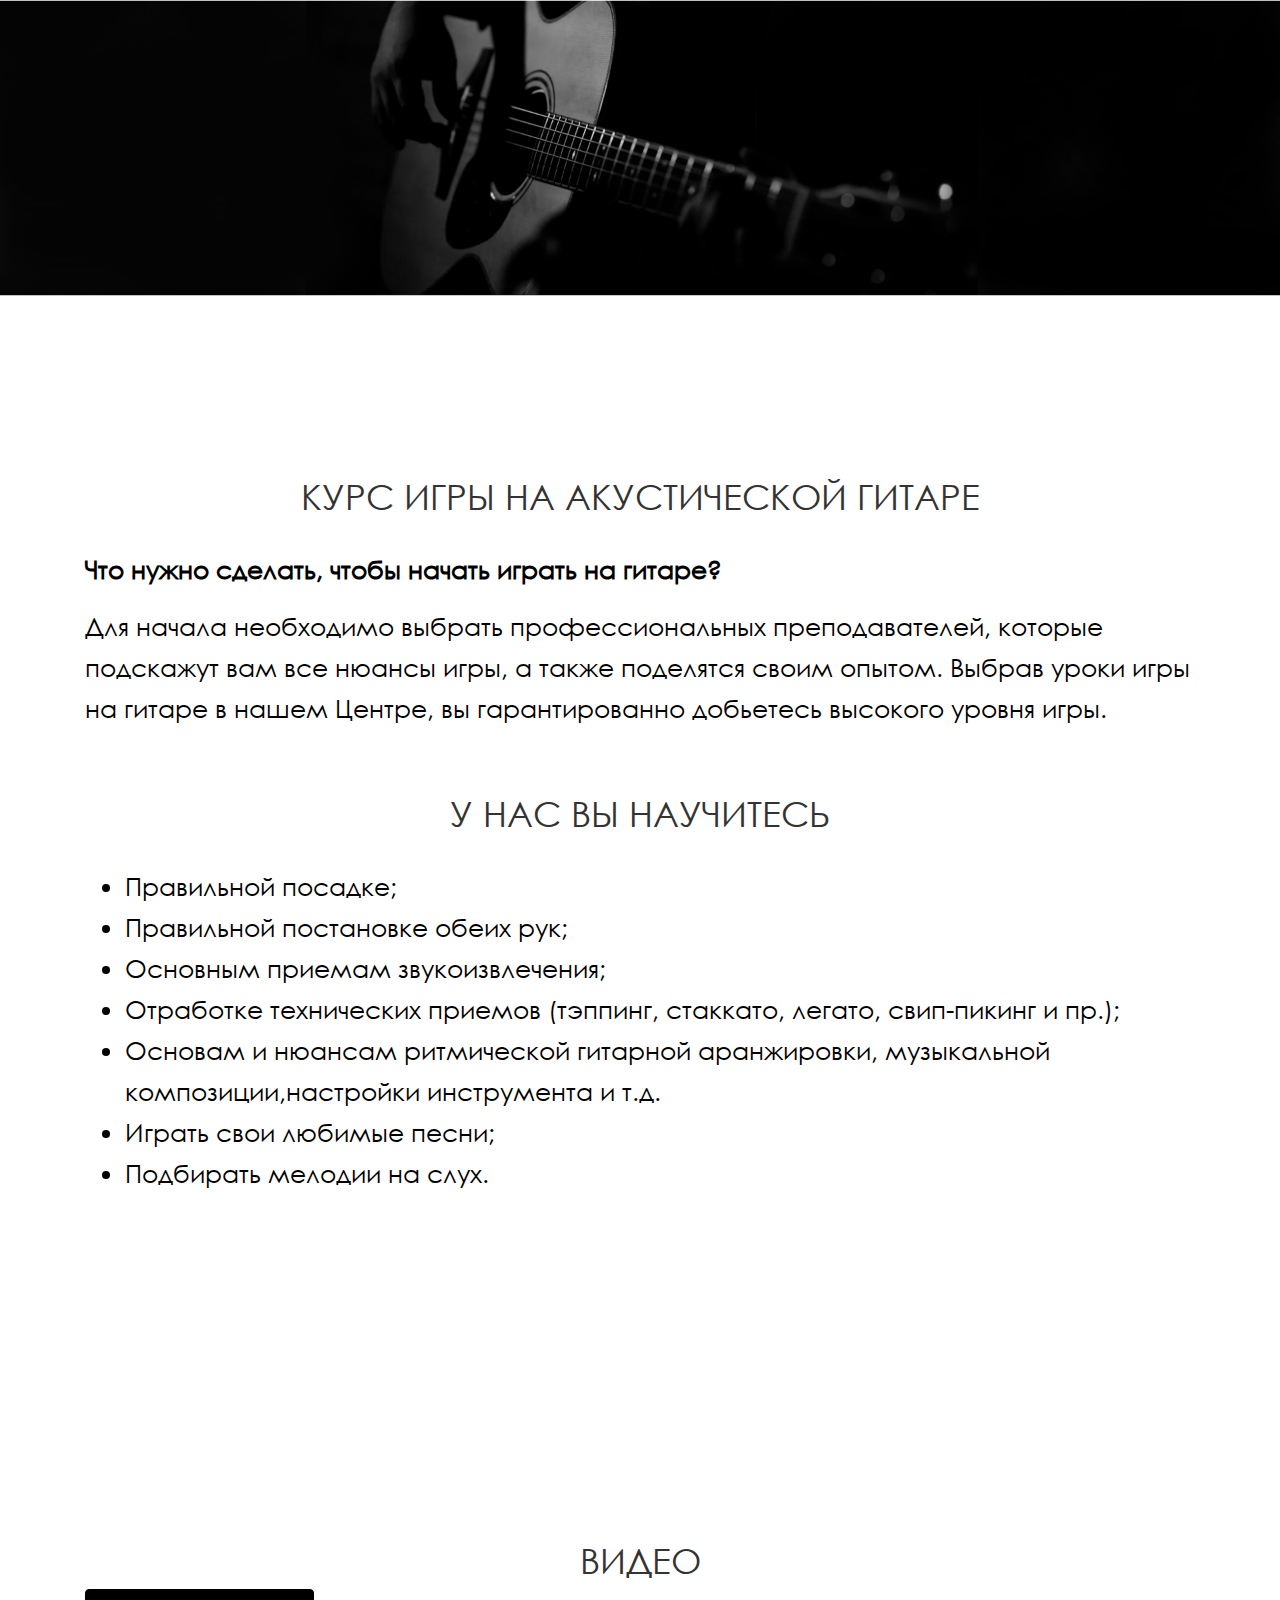
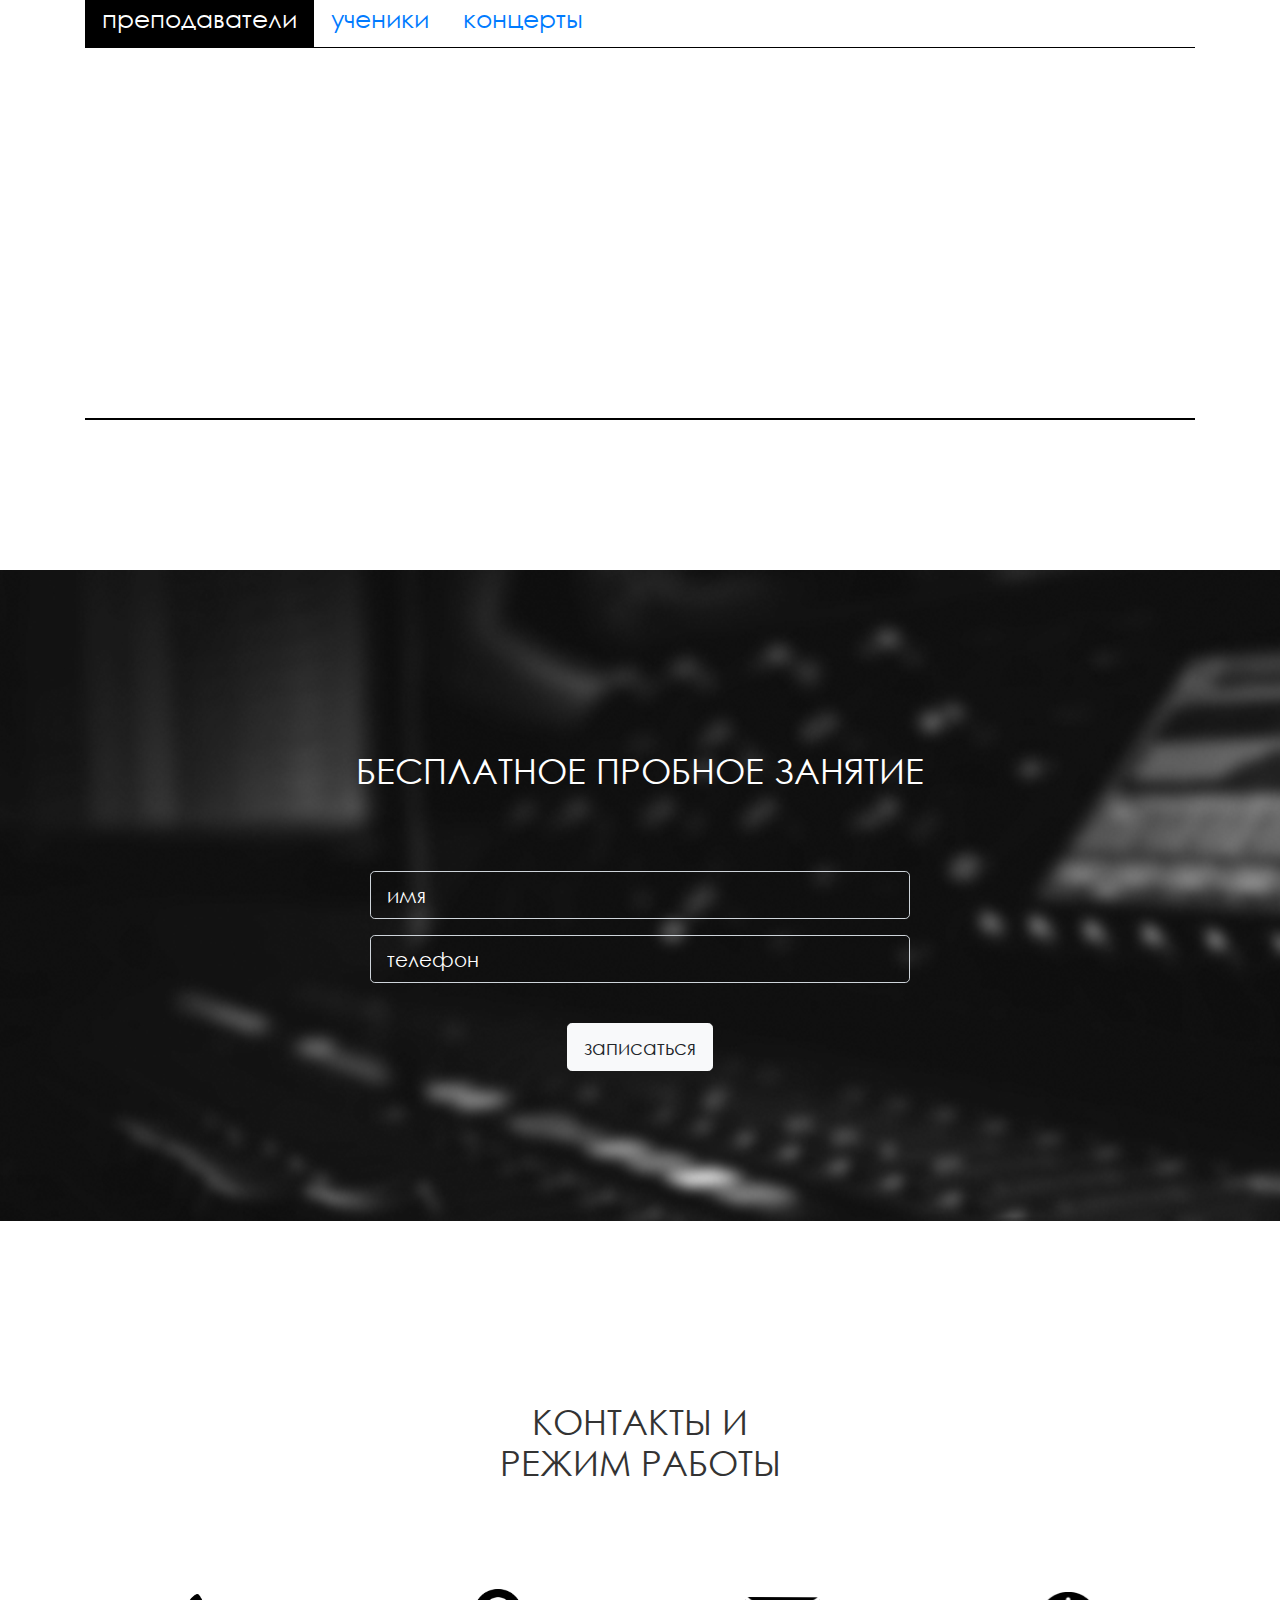
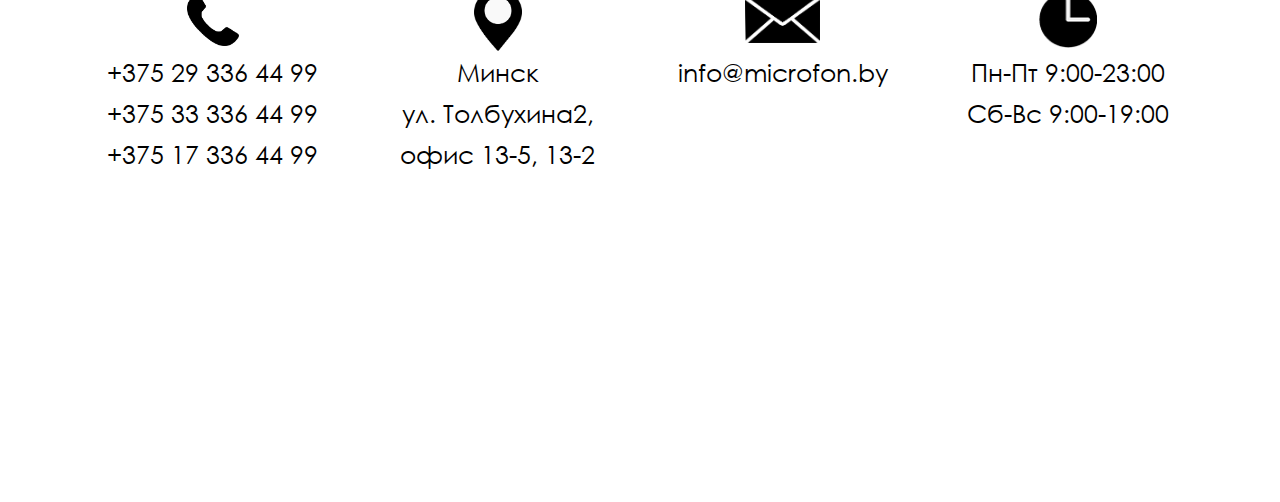
<file: html/acousticGuitar.html>
<!DOCTYPE html>
<html lang="en">
<head>
    <link rel="stylesheet" href="https://maxcdn.bootstrapcdn.com/bootstrap/4.0.0/css/bootstrap.min.css" integrity="sha384-Gn5384xqQ1aoWXA+058RXPxPg6fy4IWvTNh0E263XmFcJlSAwiGgFAW/dAiS6JXm" crossorigin="anonymous">
    <link rel="stylesheet" href="./../css/style.css" />
    <meta charset="UTF-8">
    <title>Acoustic Guitar</title>
    <meta http-equiv="Content-Type" content="text/html; charset=utf-8"/>
    <meta name="viewport" content="width=device-width, initial-scale=1.0"/>
</head>
<body>

<section id="acoustic_guitar_course">
<img class="img-fluid" src="./../images/guitar.png">
    <div class="container">
        <div class="row indent">
            <div class="col-12">
                <h3 class="text-uppercase pb-4">курс игры на акустической гитаре</h3>
                <p>
                    <strong>
                        Что нужно сделать, чтобы начать играть на гитаре?
                    </strong>
                </p>
                <p>
                    Для начала необходимо выбрать профессиональных преподавателей, которые подскажут вам все нюансы игры,
                    а также поделятся своим опытом. Выбрав уроки игры на гитаре в нашем Центре, вы гарантированно
                    добьетесь высокого уровня игры.
                </p>
            </div>
            <div class="col-12 pt-5">
                <h3 class="text-uppercase pb-4">у нас вы научитесь</h3>
                <ul>
                    <li>Правильной посадке;</li>
                    <li>Правильной постановке обеих рук;</li>
                    <li>Основным приемам звукоизвлечения;</li>
                    <li>Отработке технических приемов (тэппинг, стаккато, легато, свип-пикинг и пр.);</li>
                    <li>Основам и нюансам ритмической гитарной аранжировки, музыкальной композиции,настройки инструмента и т.д.</li>
                    <li>Играть свои любимые песни;</li>
                    <li>Подбирать мелодии на слух.</li>
                </ul>
            </div>
        </div>
    </div>
</section>

<section id="video" class="indent">
    <div class="container">
        <h3 class="text-uppercase">видео</h3>
        <ul class="nav nav-tabs" id="myTab" role="tablist">
            <li class="nav-item">
                <a class="nav-link active" id="teachers-tab" data-toggle="tab" href="#teachers" role="tab" aria-controls="teachers" aria-selected="true">преподаватели</a>
            </li>
            <li class="nav-item">
                <a class="nav-link" id="students-tab" data-toggle="tab" href="#students" role="tab" aria-controls="students" aria-selected="false">ученики</a>
            </li>
            <li class="nav-item">
                <a class="nav-link" id="concerts-tab" data-toggle="tab" href="#concerts" role="tab" aria-controls="concerts" aria-selected="false">концерты</a>
            </li>
        </ul>
        <div class="tab-content pt-5" id="myTabContent">
            <div class="tab-pane fade show active" id="teachers" role="tabpanel" aria-labelledby="teachers-tab">
                <div class="row justify-content-center text-center">
                    <div class="col-12 col-md-6 col-lg-4">
                        <iframe src="https://www.youtube.com/embed/tVTT95C8J4o" frameborder="0" allow="accelerometer; autoplay; encrypted-media; gyroscope; picture-in-picture" allowfullscreen></iframe>
                    </div>
                    <div class="col-12 col-md-6 col-lg-4">
                        <iframe src="https://www.youtube.com/embed/tVTT95C8J4o" frameborder="0" allow="accelerometer; autoplay; encrypted-media; gyroscope; picture-in-picture" allowfullscreen></iframe>
                    </div>
                    <div class="col-12 col-md-6 col-lg-4">
                        <iframe src="https://www.youtube.com/embed/tVTT95C8J4o" frameborder="0" allow="accelerometer; autoplay; encrypted-media; gyroscope; picture-in-picture" allowfullscreen></iframe>
                    </div>
                    <div class="col-12 col-md-6 col-lg-4">
                        <iframe src="https://www.youtube.com/embed/tVTT95C8J4o" frameborder="0" allow="accelerometer; autoplay; encrypted-media; gyroscope; picture-in-picture" allowfullscreen></iframe>
                    </div>
                    <div class="col-12 col-md-6 col-lg-4">
                        <iframe src="https://www.youtube.com/embed/tVTT95C8J4o" frameborder="0" allow="accelerometer; autoplay; encrypted-media; gyroscope; picture-in-picture" allowfullscreen></iframe>
                    </div>
                    <div class="col-12 col-md-6 col-lg-4">
                        <iframe src="https://www.youtube.com/embed/tVTT95C8J4o" frameborder="0" allow="accelerometer; autoplay; encrypted-media; gyroscope; picture-in-picture" allowfullscreen></iframe>
                    </div>
                </div>
            </div>
            <div class="tab-pane fade" id="students" role="tabpanel" aria-labelledby="students-tab">
                <div class="row justify-content-center">
                    <div class="col-12 col-md-6 col-lg-4">
                        <iframe src="https://www.youtube.com/embed/s-5Xk-sfFm8" frameborder="0" allow="accelerometer; autoplay; encrypted-media; gyroscope; picture-in-picture" allowfullscreen></iframe>
                    </div>
                    <div class="col-12 col-md-6 col-lg-4">
                        <iframe src="https://www.youtube.com/embed/s-5Xk-sfFm8" frameborder="0" allow="accelerometer; autoplay; encrypted-media; gyroscope; picture-in-picture" allowfullscreen></iframe>
                    </div>
                    <div class="col-12 col-md-6 col-lg-4">
                        <iframe src="https://www.youtube.com/embed/s-5Xk-sfFm8" frameborder="0" allow="accelerometer; autoplay; encrypted-media; gyroscope; picture-in-picture" allowfullscreen></iframe>
                    </div>
                    <div class="col-12 col-md-6 col-lg-4">
                        <iframe src="https://www.youtube.com/embed/s-5Xk-sfFm8" frameborder="0" allow="accelerometer; autoplay; encrypted-media; gyroscope; picture-in-picture" allowfullscreen></iframe>
                    </div>
                    <div class="col-12 col-md-6 col-lg-4">
                        <iframe src="https://www.youtube.com/embed/s-5Xk-sfFm8" frameborder="0" allow="accelerometer; autoplay; encrypted-media; gyroscope; picture-in-picture" allowfullscreen></iframe>
                    </div>
                    <div class="col-12 col-md-6 col-lg-4">
                        <iframe src="https://www.youtube.com/embed/s-5Xk-sfFm8" frameborder="0" allow="accelerometer; autoplay; encrypted-media; gyroscope; picture-in-picture" allowfullscreen></iframe>
                    </div>
                </div>
            </div>
            <div class="tab-pane fade" id="concerts" role="tabpanel" aria-labelledby="concerts-tab">
                <div class="row justify-content-center">
                    <div class="col-12 col-md-6 col-lg-4">
                        <iframe src="https://www.youtube.com/embed/tVTT95C8J4o" frameborder="0" allow="accelerometer; autoplay; encrypted-media; gyroscope; picture-in-picture" allowfullscreen></iframe>
                    </div>
                    <div class="col-12 col-md-6 col-lg-4">
                        <iframe src="https://www.youtube.com/embed/tVTT95C8J4o" frameborder="0" allow="accelerometer; autoplay; encrypted-media; gyroscope; picture-in-picture" allowfullscreen></iframe>
                    </div>
                    <div class="col-12 col-md-6 col-lg-4">
                        <iframe src="https://www.youtube.com/embed/tVTT95C8J4o" frameborder="0" allow="accelerometer; autoplay; encrypted-media; gyroscope; picture-in-picture" allowfullscreen></iframe>
                    </div>
                    <div class="col-12 col-md-6 col-lg-4">
                        <iframe src="https://www.youtube.com/embed/tVTT95C8J4o" frameborder="0" allow="accelerometer; autoplay; encrypted-media; gyroscope; picture-in-picture" allowfullscreen></iframe>
                    </div>
                    <div class="col-12 col-md-6 col-lg-4">
                        <iframe src="https://www.youtube.com/embed/tVTT95C8J4o" frameborder="0" allow="accelerometer; autoplay; encrypted-media; gyroscope; picture-in-picture" allowfullscreen></iframe>
                    </div>
                    <div class="col-12 col-md-6 col-lg-4">
                        <iframe src="https://www.youtube.com/embed/tVTT95C8J4o" frameborder="0" allow="accelerometer; autoplay; encrypted-media; gyroscope; picture-in-picture" allowfullscreen></iframe>
                    </div>
                </div>
            </div>
        </div>
    </div>
</section>

<section id="form" class="indent">
    <div class="container">
        <h3 class="text-uppercase text-white text-center pb-5">бесплатное пробное занятие</h3>
        <form class="pt-4">
            <div class="form-group row">
                <div class="col-sm-6 mx-auto">
                    <input type="text" class="form-control form-control-lg text-white" placeholder="имя">
                </div>
            </div>
            <div class="form-group row">
                <div class="col-sm-6 mx-auto">
                    <input type="text" class="form-control form-control-lg text-white" placeholder="телефон">
                </div>
            </div>
            <div class="text-center pt-4">
                <button type="submit" class="btn btn-light btn-lg">записаться</button>
            </div>
        </form>
    </div>
</section>

<footer class="indent">
    <div class="container text-center">
        <h3 class="text-uppercase pb-5">контакты и<br/> режим работы</h3>

        <div class="row justify-content-center pt-5">
            <div class="col-12 col-md-6 col-lg-3">
                <div class="element_phone"></div>
                <div>
                    <p class="">
                        <a>+375 29 336 44 99</a><br/><a>+375 33 336 44 99</a><br/><a>+375 17 336 44 99</a>
                    </p>
                </div>
            </div>
            <div class="col-12 col-md-6 col-lg-3">
                <div class="element_location"></div>
                <div>
                    <address>Минск<br>ул. Толбухина2,<br>офис 13-5, 13-2</address>
                </div>
            </div>
            <div class="col-12 col-md-6 col-lg-3">
                <div class="element_mail"></div>
                <div>
                    <p>info@microfon.by</p>
                </div>
            </div>
            <div class="col-12 col-md-6 col-lg-3">
                <div class="element_working_hours"></div>
                <div>
                    <p>Пн-Пт 9:00-23:00<br/>Сб-Вс 9:00-19:00</p>
                </div>
            </div>
        </div>
    </div>
</footer>
<iframe src="https://www.google.com/maps/embed?pb=!1m18!1m12!1m3!1d2349.326585695008!2d27.612687350914392!3d53.92594153874274!2m3!1f0!2f0!3f0!3m2!1i1024!2i768!4f13.1!3m3!1m2!1s0x46dbcf035f5cbfab%3A0xb37dcb89e3c4d094!2z0YPQu9C40YbQsCDQotC-0LvQsdGD0YXQuNC90LAgMiwg0JzQuNC90YHQug!5e0!3m2!1sru!2sby!4v1578507680505!5m2!1sru!2sby" width="100%" frameborder="0" style="border:0;" allowfullscreen=""></iframe>
</body>
<script src="https://code.jquery.com/jquery-3.2.1.slim.min.js" integrity="sha384-KJ3o2DKtIkvYIK3UENzmM7KCkRr/rE9/Qpg6aAZGJwFDMVNA/GpGFF93hXpG5KkN" crossorigin="anonymous"></script>
<script src="https://cdnjs.cloudflare.com/ajax/libs/popper.js/1.12.9/umd/popper.min.js" integrity="sha384-ApNbgh9B+Y1QKtv3Rn7W3mgPxhU9K/ScQsAP7hUibX39j7fakFPskvXusvfa0b4Q" crossorigin="anonymous"></script>
<script src="https://maxcdn.bootstrapcdn.com/bootstrap/4.0.0/js/bootstrap.min.js" integrity="sha384-JZR6Spejh4U02d8jOt6vLEHfe/JQGiRRSQQxSfFWpi1MquVdAyjUar5+76PVCmYl" crossorigin="anonymous"></script>
</html>
</file>
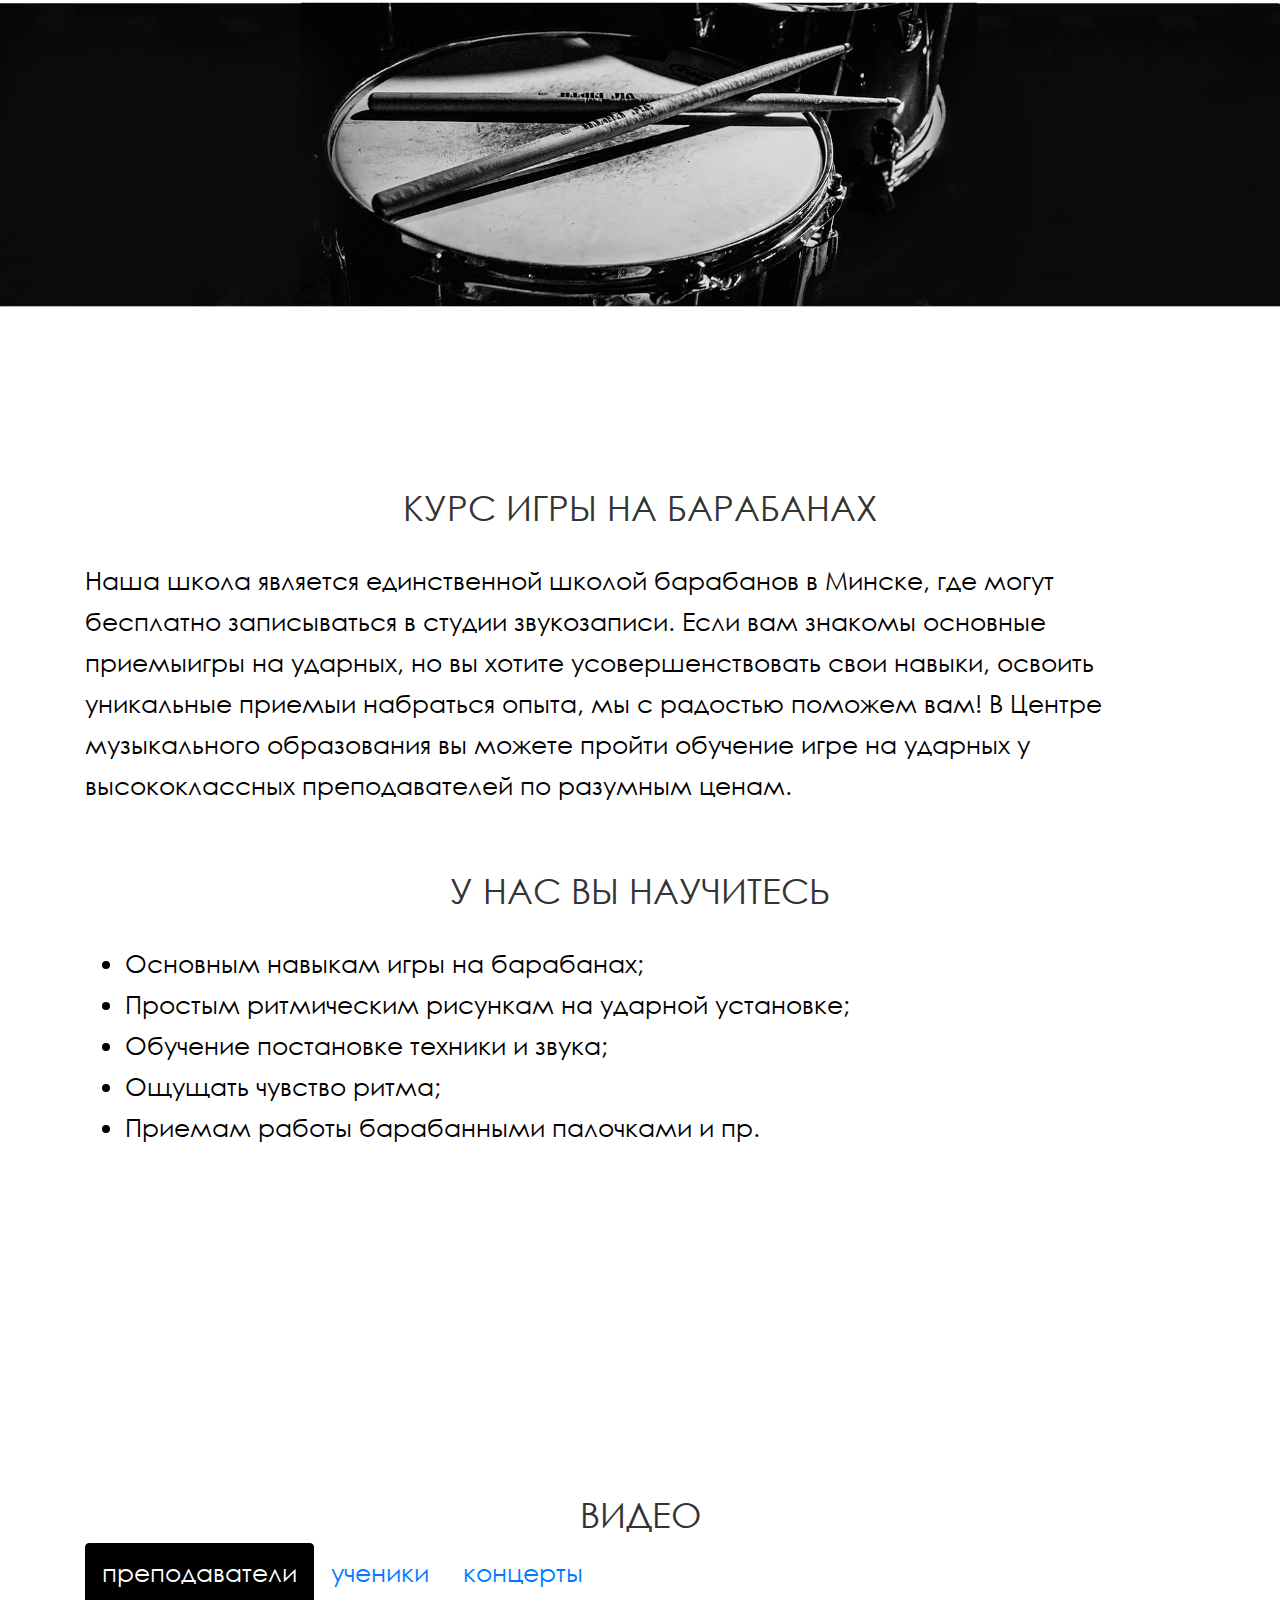
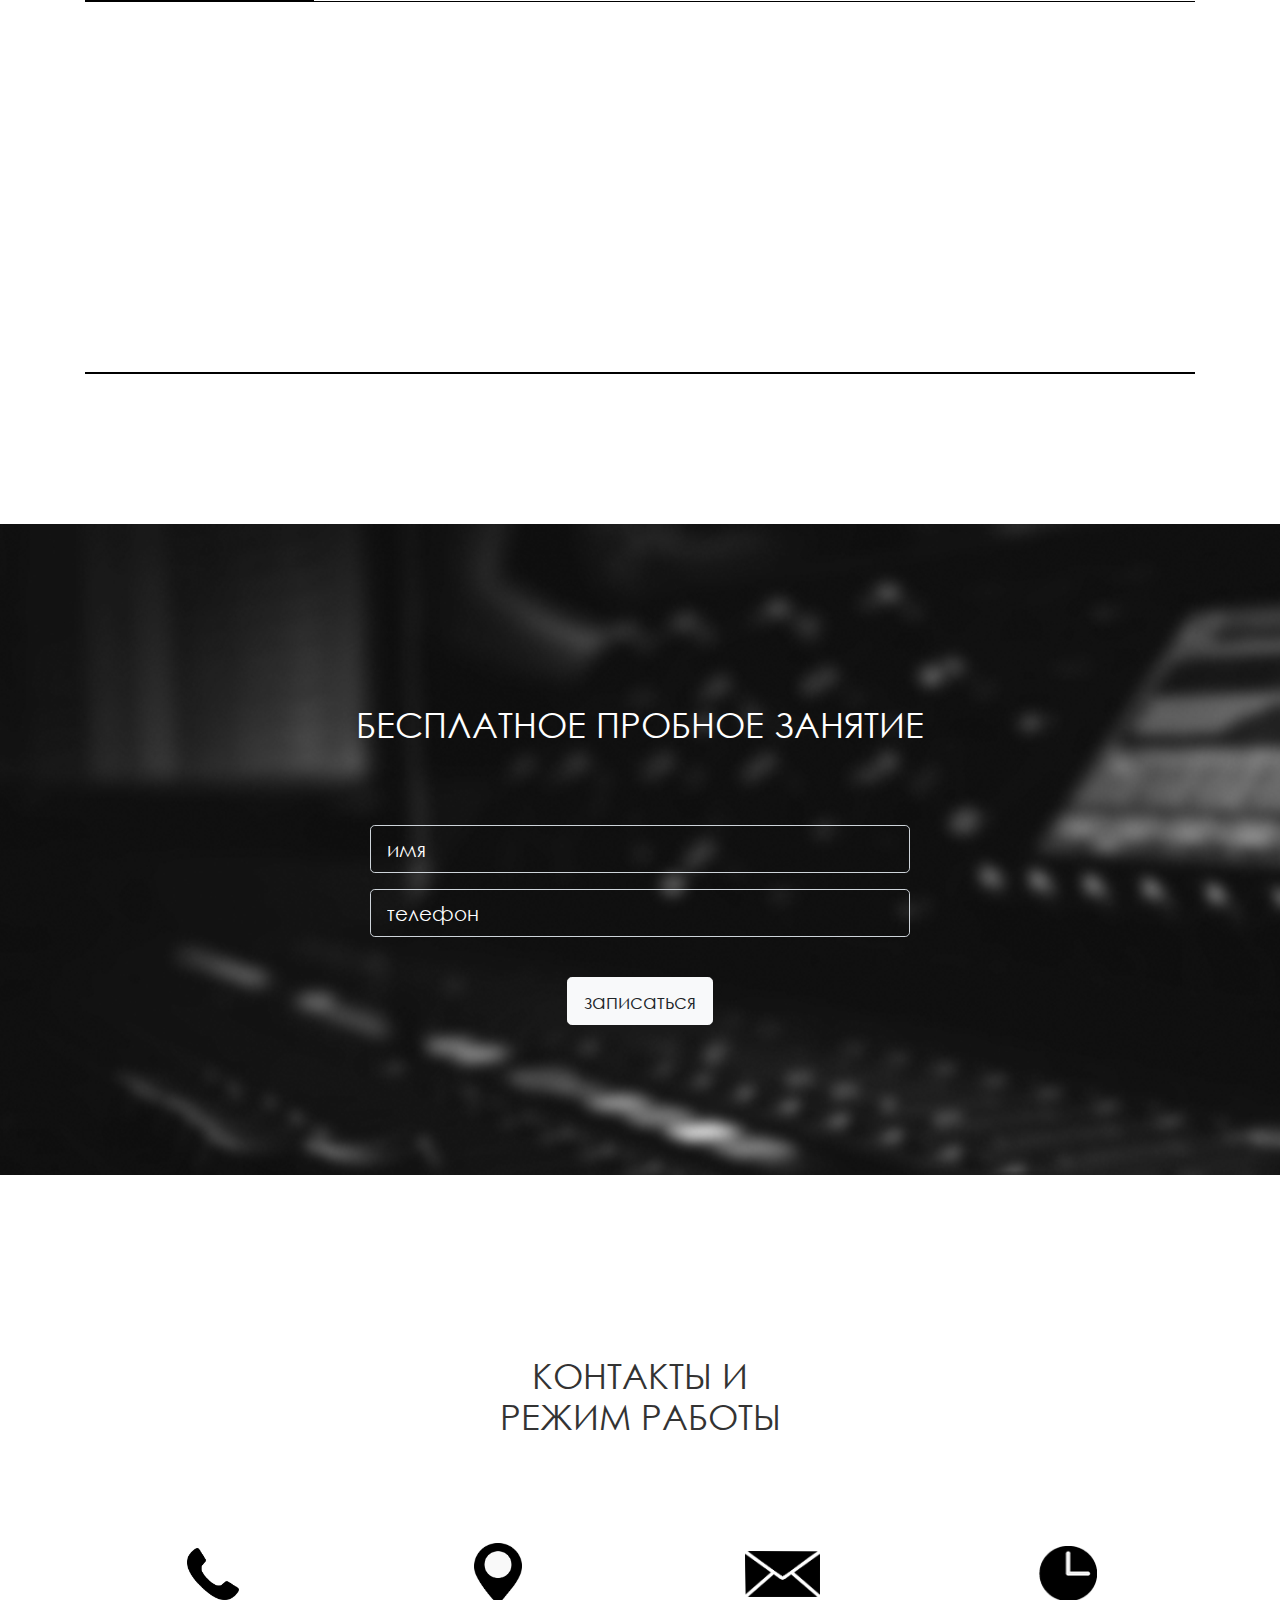
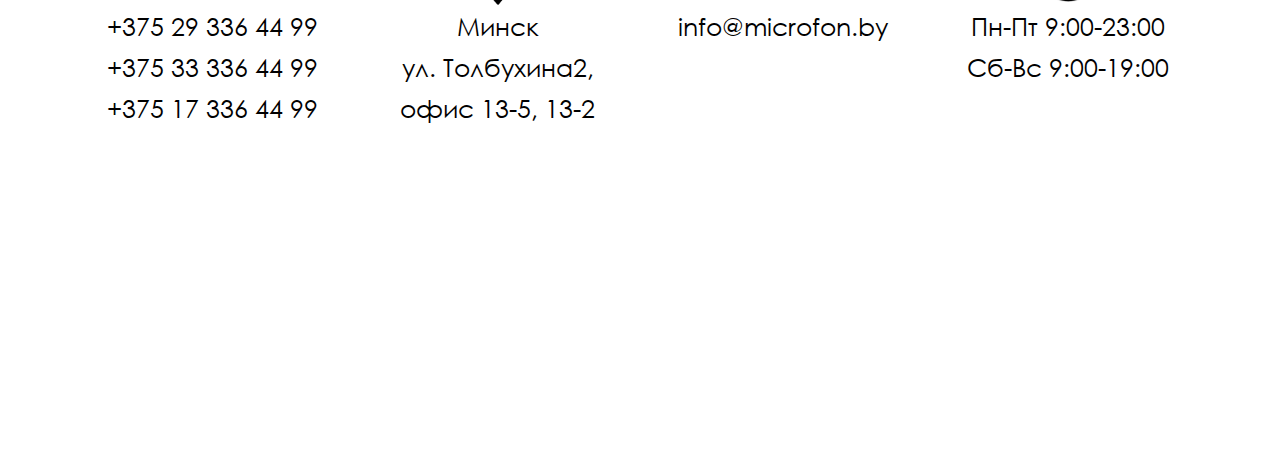
<file: html/drums.html>
<!DOCTYPE html>
<html lang="en">
<head>
    <link rel="stylesheet" href="https://maxcdn.bootstrapcdn.com/bootstrap/4.0.0/css/bootstrap.min.css" integrity="sha384-Gn5384xqQ1aoWXA+058RXPxPg6fy4IWvTNh0E263XmFcJlSAwiGgFAW/dAiS6JXm" crossorigin="anonymous">
    <link rel="stylesheet" href="./../css/style.css" />
    <meta charset="UTF-8">
    <title>Acoustic Guitar</title>
    <meta http-equiv="Content-Type" content="text/html; charset=utf-8"/>
    <meta name="viewport" content="width=device-width, initial-scale=1.0"/>
</head>
<body>

<section id="acoustic_guitar_course">
    <img class="img-fluid" src="./../images/drum.png">
    <div class="container">
        <div class="row indent">
            <div class="col-12">
                <h3 class="text-uppercase pb-4">курс игры на барабанах</h3>
                <p>
                    Наша школа является единственной школой барабанов в Минске, где могут бесплатно записываться в
                    студии звукозаписи. Если вам знакомы основные приемыигры на ударных, но вы хотите усовершенствовать
                    свои навыки, освоить уникальные приемыи набраться опыта, мы с радостью поможем вам!
                    В Центре музыкального образования вы можете пройти обучение игре на ударных у
                    высококлассных преподавателей по разумным ценам.
                </p>
            </div>
            <div class="col-12 pt-5">
                <h3 class="text-uppercase pb-4">у нас вы научитесь</h3>
                <ul>
                    <li>Основным навыкам игры на барабанах;</li>
                    <li>Простым ритмическим рисункам на ударной установке;</li>
                    <li>Обучение постановке техники и звука;</li>
                    <li>Ощущать чувство ритма;</li>
                    <li>Приемам работы барабанными палочками и пр.</li>
                </ul>
            </div>
        </div>
    </div>
</section>

<section id="video" class="indent">
    <div class="container">
        <h3 class="text-uppercase">видео</h3>
        <ul class="nav nav-tabs" id="myTab" role="tablist">
            <li class="nav-item">
                <a class="nav-link active" id="teachers-tab" data-toggle="tab" href="#teachers" role="tab" aria-controls="teachers" aria-selected="true">преподаватели</a>
            </li>
            <li class="nav-item">
                <a class="nav-link" id="students-tab" data-toggle="tab" href="#students" role="tab" aria-controls="students" aria-selected="false">ученики</a>
            </li>
            <li class="nav-item">
                <a class="nav-link" id="concerts-tab" data-toggle="tab" href="#concerts" role="tab" aria-controls="concerts" aria-selected="false">концерты</a>
            </li>
        </ul>
        <div class="tab-content pt-5" id="myTabContent">
            <div class="tab-pane fade show active" id="teachers" role="tabpanel" aria-labelledby="teachers-tab">
                <div class="row justify-content-center text-center">
                    <div class="col-12 col-md-6 col-lg-4">
                        <iframe src="https://www.youtube.com/embed/tVTT95C8J4o" frameborder="0" allow="accelerometer; autoplay; encrypted-media; gyroscope; picture-in-picture" allowfullscreen></iframe>
                    </div>
                    <div class="col-12 col-md-6 col-lg-4">
                        <iframe src="https://www.youtube.com/embed/tVTT95C8J4o" frameborder="0" allow="accelerometer; autoplay; encrypted-media; gyroscope; picture-in-picture" allowfullscreen></iframe>
                    </div>
                    <div class="col-12 col-md-6 col-lg-4">
                        <iframe src="https://www.youtube.com/embed/tVTT95C8J4o" frameborder="0" allow="accelerometer; autoplay; encrypted-media; gyroscope; picture-in-picture" allowfullscreen></iframe>
                    </div>
                    <div class="col-12 col-md-6 col-lg-4">
                        <iframe src="https://www.youtube.com/embed/tVTT95C8J4o" frameborder="0" allow="accelerometer; autoplay; encrypted-media; gyroscope; picture-in-picture" allowfullscreen></iframe>
                    </div>
                    <div class="col-12 col-md-6 col-lg-4">
                        <iframe src="https://www.youtube.com/embed/tVTT95C8J4o" frameborder="0" allow="accelerometer; autoplay; encrypted-media; gyroscope; picture-in-picture" allowfullscreen></iframe>
                    </div>
                    <div class="col-12 col-md-6 col-lg-4">
                        <iframe src="https://www.youtube.com/embed/tVTT95C8J4o" frameborder="0" allow="accelerometer; autoplay; encrypted-media; gyroscope; picture-in-picture" allowfullscreen></iframe>
                    </div>
                </div>
            </div>
            <div class="tab-pane fade" id="students" role="tabpanel" aria-labelledby="students-tab">
                <div class="row justify-content-center">
                    <div class="col-12 col-md-6 col-lg-4">
                        <iframe src="https://www.youtube.com/embed/s-5Xk-sfFm8" frameborder="0" allow="accelerometer; autoplay; encrypted-media; gyroscope; picture-in-picture" allowfullscreen></iframe>
                    </div>
                    <div class="col-12 col-md-6 col-lg-4">
                        <iframe src="https://www.youtube.com/embed/s-5Xk-sfFm8" frameborder="0" allow="accelerometer; autoplay; encrypted-media; gyroscope; picture-in-picture" allowfullscreen></iframe>
                    </div>
                    <div class="col-12 col-md-6 col-lg-4">
                        <iframe src="https://www.youtube.com/embed/s-5Xk-sfFm8" frameborder="0" allow="accelerometer; autoplay; encrypted-media; gyroscope; picture-in-picture" allowfullscreen></iframe>
                    </div>
                    <div class="col-12 col-md-6 col-lg-4">
                        <iframe src="https://www.youtube.com/embed/s-5Xk-sfFm8" frameborder="0" allow="accelerometer; autoplay; encrypted-media; gyroscope; picture-in-picture" allowfullscreen></iframe>
                    </div>
                    <div class="col-12 col-md-6 col-lg-4">
                        <iframe src="https://www.youtube.com/embed/s-5Xk-sfFm8" frameborder="0" allow="accelerometer; autoplay; encrypted-media; gyroscope; picture-in-picture" allowfullscreen></iframe>
                    </div>
                    <div class="col-12 col-md-6 col-lg-4">
                        <iframe src="https://www.youtube.com/embed/s-5Xk-sfFm8" frameborder="0" allow="accelerometer; autoplay; encrypted-media; gyroscope; picture-in-picture" allowfullscreen></iframe>
                    </div>
                </div>
            </div>
            <div class="tab-pane fade" id="concerts" role="tabpanel" aria-labelledby="concerts-tab">
                <div class="row justify-content-center">
                    <div class="col-12 col-md-6 col-lg-4">
                        <iframe src="https://www.youtube.com/embed/tVTT95C8J4o" frameborder="0" allow="accelerometer; autoplay; encrypted-media; gyroscope; picture-in-picture" allowfullscreen></iframe>
                    </div>
                    <div class="col-12 col-md-6 col-lg-4">
                        <iframe src="https://www.youtube.com/embed/tVTT95C8J4o" frameborder="0" allow="accelerometer; autoplay; encrypted-media; gyroscope; picture-in-picture" allowfullscreen></iframe>
                    </div>
                    <div class="col-12 col-md-6 col-lg-4">
                        <iframe src="https://www.youtube.com/embed/tVTT95C8J4o" frameborder="0" allow="accelerometer; autoplay; encrypted-media; gyroscope; picture-in-picture" allowfullscreen></iframe>
                    </div>
                    <div class="col-12 col-md-6 col-lg-4">
                        <iframe src="https://www.youtube.com/embed/tVTT95C8J4o" frameborder="0" allow="accelerometer; autoplay; encrypted-media; gyroscope; picture-in-picture" allowfullscreen></iframe>
                    </div>
                    <div class="col-12 col-md-6 col-lg-4">
                        <iframe src="https://www.youtube.com/embed/tVTT95C8J4o" frameborder="0" allow="accelerometer; autoplay; encrypted-media; gyroscope; picture-in-picture" allowfullscreen></iframe>
                    </div>
                    <div class="col-12 col-md-6 col-lg-4">
                        <iframe src="https://www.youtube.com/embed/tVTT95C8J4o" frameborder="0" allow="accelerometer; autoplay; encrypted-media; gyroscope; picture-in-picture" allowfullscreen></iframe>
                    </div>
                </div>
            </div>
        </div>
    </div>
</section>

<section id="form" class="indent">
    <div class="container">
        <h3 class="text-uppercase text-white text-center pb-5">бесплатное пробное занятие</h3>
        <form class="pt-4">
            <div class="form-group row">
                <div class="col-sm-6 mx-auto">
                    <input type="text" class="form-control form-control-lg text-white" placeholder="имя">
                </div>
            </div>
            <div class="form-group row">
                <div class="col-sm-6 mx-auto">
                    <input type="text" class="form-control form-control-lg text-white" placeholder="телефон">
                </div>
            </div>
            <div class="text-center pt-4">
                <button type="submit" class="btn btn-light btn-lg">записаться</button>
            </div>
        </form>
    </div>
</section>

<footer class="indent">
    <div class="container text-center">
        <h3 class="text-uppercase pb-5">контакты и<br/> режим работы</h3>

        <div class="row justify-content-center pt-5">
            <div class="col-12 col-md-6 col-lg-3">
                <div class="element_phone"></div>
                <div>
                    <p class="">
                        <a>+375 29 336 44 99</a><br/><a>+375 33 336 44 99</a><br/><a>+375 17 336 44 99</a>
                    </p>
                </div>
            </div>
            <div class="col-12 col-md-6 col-lg-3">
                <div class="element_location"></div>
                <div>
                    <address>Минск<br>ул. Толбухина2,<br>офис 13-5, 13-2</address>
                </div>
            </div>
            <div class="col-12 col-md-6 col-lg-3">
                <div class="element_mail"></div>
                <div>
                    <p>info@microfon.by</p>
                </div>
            </div>
            <div class="col-12 col-md-6 col-lg-3">
                <div class="element_working_hours"></div>
                <div>
                    <p>Пн-Пт 9:00-23:00<br/>Сб-Вс 9:00-19:00</p>
                </div>
            </div>
        </div>
    </div>
</footer>
<iframe src="https://www.google.com/maps/embed?pb=!1m18!1m12!1m3!1d2349.326585695008!2d27.612687350914392!3d53.92594153874274!2m3!1f0!2f0!3f0!3m2!1i1024!2i768!4f13.1!3m3!1m2!1s0x46dbcf035f5cbfab%3A0xb37dcb89e3c4d094!2z0YPQu9C40YbQsCDQotC-0LvQsdGD0YXQuNC90LAgMiwg0JzQuNC90YHQug!5e0!3m2!1sru!2sby!4v1578507680505!5m2!1sru!2sby" width="100%" frameborder="0" style="border:0;" allowfullscreen=""></iframe>
</body>
<script src="https://code.jquery.com/jquery-3.2.1.slim.min.js" integrity="sha384-KJ3o2DKtIkvYIK3UENzmM7KCkRr/rE9/Qpg6aAZGJwFDMVNA/GpGFF93hXpG5KkN" crossorigin="anonymous"></script>
<script src="https://cdnjs.cloudflare.com/ajax/libs/popper.js/1.12.9/umd/popper.min.js" integrity="sha384-ApNbgh9B+Y1QKtv3Rn7W3mgPxhU9K/ScQsAP7hUibX39j7fakFPskvXusvfa0b4Q" crossorigin="anonymous"></script>
<script src="https://maxcdn.bootstrapcdn.com/bootstrap/4.0.0/js/bootstrap.min.js" integrity="sha384-JZR6Spejh4U02d8jOt6vLEHfe/JQGiRRSQQxSfFWpi1MquVdAyjUar5+76PVCmYl" crossorigin="anonymous"></script>
</html>
</file>
<file: css/style.css>
@font-face {
    font-family: 'Century Gothic Regular';
    src: url('CenturyGothic.eot');
    src: url('CenturyGothic.eot?#iefix') format('embedded-opentype'),
    url('CenturyGothic.woff') format('woff'),
    url('CenturyGothic.ttf') format('truetype');
    font-weight: normal;
    font-style: normal;
}

img{
    max-width: 100%;
}

body{
    font-family: 'Century Gothic Regular';
    font-style: normal;
    font-weight: normal;
    font-size: 25px;
    line-height: 41px;
    color: #000000;
}

h3{
    font-style: normal;
    font-weight: normal;
    font-size: 35px;
    line-height: 41px;
    text-align: center;
    color: #333333;
}

#more {
    background-color: #000000;
}

.navbar a{
    font-style: normal;
    font-weight: normal;
    font-size: 14px;
    line-height: 16px;
    text-align: center;
    color: #000000!important;
    box-sizing: border-box;
    text-shadow: 0px 4px 4px rgba(0, 0, 0, 0.25);
}

.active{
    border-bottom: 2px solid black;
}

.navbar a:hover{
    color: #969595!important;
}

.bg-black{
    background-color: black;
}
.social_network_vk {
    width: 120%;
    height: 120%;
}

.social_network_youtube {
    width: 120%;
    height: 120%;
}

.social_network_instagram {
    width: 120%;
    height: 110%;
}
#main {
    background-image: url("./../images/Rectangle.jpg");
}

.logo{
    padding-bottom: 12%;
}

.round_black_icon {
    width: 120px;
    height: 120px;
    background: #000000;
    border-radius: 50%;
}
.border-right,.border-left{
    border-color: #4c4c4c !important;
}

#form{
    background-image: url("./../images/Rectangle.jpg");
}

#form input, .input-group-text{
    background-color:transparent !important;
    color: white;
}

.form-control::-webkit-input-placeholder { color: white; }
.form-control:-moz-placeholder { color: white; }
.form-control::-moz-placeholder { color: white; }
.form-control:-ms-input-placeholder { color: white; }
.form-control::-ms-input-placeholder { color: white; }

@media (max-width: 992px) {
    .border-bottom-md{
        border-bottom: 1px solid #dee2e6!important;
    }
}

.table thead th{
    border: 0;
}

.strong {
    font-weight: 500;
    font-size: 24px;
    line-height: 1;
}

#advantages{

}

.nav-info{
    font-style: normal;
    font-weight: normal;
    font-size: 14px;
    line-height: 16px;
    text-align: center;
    color: #000000;
}

.nav-info address, .nav-info p{
    margin-bottom: 0.3rem;
    margin-top: 0.3rem;
}

.element_mail {
    width: 100%;
    height: 65px;
    display: block;
    background: url(../images/mail.png) no-repeat center;
    background-size: 75px 46px;
}

.element_working_hours {
    width: 100%;
    height: 65px;
    display: block;
    background: url(../images/working_hours.png) no-repeat center;
    background-size: 58px 56px;
}

.element_phone {
    width: 100%;
    height: 65px;
    display: block;
    background: url(../images/phone.png) no-repeat center;
    background-size: 52px 52px;
}

.element_phone-info {
    width: 20px;
    height: 20px;
    background: url(../images/phone.png) no-repeat center;
    background-size: 20px 20px;
}

.element_location{
    width: 100%;
    height: 65px;
    display: block;
    background: url(../images/location.png) no-repeat center;
    background-size: 48px 62px;
}

.element_location-info{
    width: 23px;
    height: 25px;
    display: block;
    background: url(../images/location.png) no-repeat center;
    background-size: 15px 20px;
}

.round_black_icon_rehearsals{
    width: 120px;
    height: 120px;
    background: url(../images/rehearsals.png) no-repeat center #000000;
    border-radius: 50%;
    background-size: 60%;
}

.round_black_icon_muses_school{
    width: 120px;
    height: 120px;
    background: url(../images/muses_school.png) no-repeat center #000000;
    border-radius: 50%;
    background-size: 100%;
}

.round_black_icon_microfon{
    width: 120px;
    height: 120px;
    background: url(../images/microfon.png) no-repeat center #000000;
    border-radius: 50%;
    background-size: 40%;
}

.element_acoustic_guitar{
    width: 120px;
    height: 120px;
    display: block;
    background: url(../images/acoustic_guitar.png) no-repeat center #000000;
    border-radius: 50%;
    background-size: 60%;
}

.element_acoustic_bass{
    width: 120px;
    height: 120px;
    display: block;
    background: url(../images/bass.png) no-repeat center #000000;
    border-radius: 50%;
    background-size: 60%;
}

.element_acoustic_keys{
    width: 120px;
    height: 120px;
    display: block;
    background: url(../images/keys.png) no-repeat center #000000;
    border-radius: 50%;
    background-size: 60%;
}

.element_acoustic_drums{
    width: 120px;
    height: 120px;
    display: block;
    background: url(../images/drums.png) no-repeat center #000000;
    border-radius: 50%;
    background-size: 60%;
}

.element_acoustic_electric_guitar{
    width: 120px;
    height: 120px;
    display: block;
    background: url(../images/electric_guitar.png) no-repeat center #000000;
    border-radius: 50%;
    background-size: 60%;
}

.element_instagram {
    width: 100%;
    height: 30px;
    display: block;
    background: url(../images/instagram.png) no-repeat center;
    background-size: 30px 30px;
}

.element_instagram:hover {
    width: 100%;
    height: 30px;
    display: block;
    background: url(../images/b-instagram.png) no-repeat center;
    background-size: 30px 30px;
}

.element_vk {
    width: 100%;
    height: 30px;
    display: block;
    background: url(../images/vk.png) no-repeat center;
    background-size: 43px 30px;
}

.element_vk:hover {
    width: 100%;
    height: 30px;
    display: block;
    background: url(../images/b-vk.png) no-repeat center;
    background-size: 43px 30px;
}

.element_youtube {
    width: 100%;
    height: 30px;
    display: block;
    background: url(../images/youtube.png) no-repeat center;
    background-size: 37px 26px;
}

.element_youtube:hover {
    width: 100%;
    height: 30px;
    display: block;
    background: url(../images/b-youtube.png) no-repeat center;
    background-size: 37px 26px;
}

#advantages p{
    font-style: normal;
    font-weight: normal;
    font-size: 17px;
    line-height: 20px;
    color: #969595;
}

#advantages h6{
      font-style: normal;
      font-weight: normal;
      font-size: 13px;
      line-height: 15px;
      color: #000000;
}

#we_offer p{
    font-style: normal;
    font-weight: normal;
    font-size: 26px;
    line-height: 30px;
    text-align: center;
    color: #000000;
}

#choose_direction p{
    font-style: normal;
    font-weight: normal;
    font-size: 26px;
    line-height: 30px;
    text-align: center;
    color: #000000;
}

.indent{
    padding-top: 180px;
    padding-bottom: 150px;
}

.nav-link.active{
    background-color: #000000!important;
    color: #FFFFFF!important;
    border-color: #000000!important;
}

.nav-link.active:hover{
    background-color: #FFFFFF!important;
    color: #000000!important;
    border-color: #FFFFFF!important;
}

.nav-tabs{
    border-color: #000000!important;
}
.nav-tabs .nav-link:hover {
    border-color: #000000!important;
}

#cost_of_education p, #recording_studio p, #rehearsal_cost p{
    font-style: normal;
    font-weight: normal;
    font-size: 28px;
    line-height: 44px;
    text-align: center;
    padding-bottom: 0.9rem;
    color: #FFFFFF;
}

#cost_of_education h6, #recording_studio h6, #rehearsal_cost h6{
    font-style: normal;
    font-weight: normal;
    font-size: 40px;
    line-height: 68px;
    text-align: center;
    color: #FFFFFF;
    padding-bottom: 1.9rem;
}

#acoustic_guitar_course p{
    font-style: normal;
    font-weight: normal;
    font-size: 25px;
    line-height: 41px;
    color: #000000;
}

#rehearsal_point h4{

    font-style: normal;
    font-weight: normal;
    font-size: 35px;
    line-height: 41px;
    color: #000000;
}

@media (max-width: 990px) and (min-width: 767px) {
    .border-bottom-col{
        border-bottom: 1px solid #dee2e6!important;
    }
    .table thead th, .table tbody td{
        font-size: 20px;
        line-height: 1;
    }

    .display-3 {
        font-size: 30px;
    }
    .strong{
        font-weight: 300;
        font-size: 12px;
    }
    #more p small{
        font-size: 12px;
    }

    .indent{
        padding-top: 150px;
        padding-bottom: 110px;
    }

    h3{
        font-size: 30px;
    }
}

@media (min-width: 540px) and (max-width: 766px) {
    .table thead th, .table tbody td{
        font-size: 15px;
        line-height: 1;
    }
    .display-3 {
        font-size: 20px;
    }
    .strong {
        font-size: 12px;
    }
    #more p small{
        font-size: 10px;
    }

    .indent{
        padding-top: 110px;
        padding-bottom: 90px;
    }

    h3{
        font-size: 27px;
    }
}

@media (max-width: 539px) {
    .table thead th, .table tbody td{
        font-size: 10px;
        line-height: 1;
    }
    .display-3 {
        font-size: 15px;
    }
    .strong {
        font-size: 8px;
    }
    #more p small{
        font-size: 10px;
    }

    .indent{
        padding-top: 80px;
        padding-bottom: 30px;
    }

    h3{
        font-size: 23px;
    }
}
</file>
